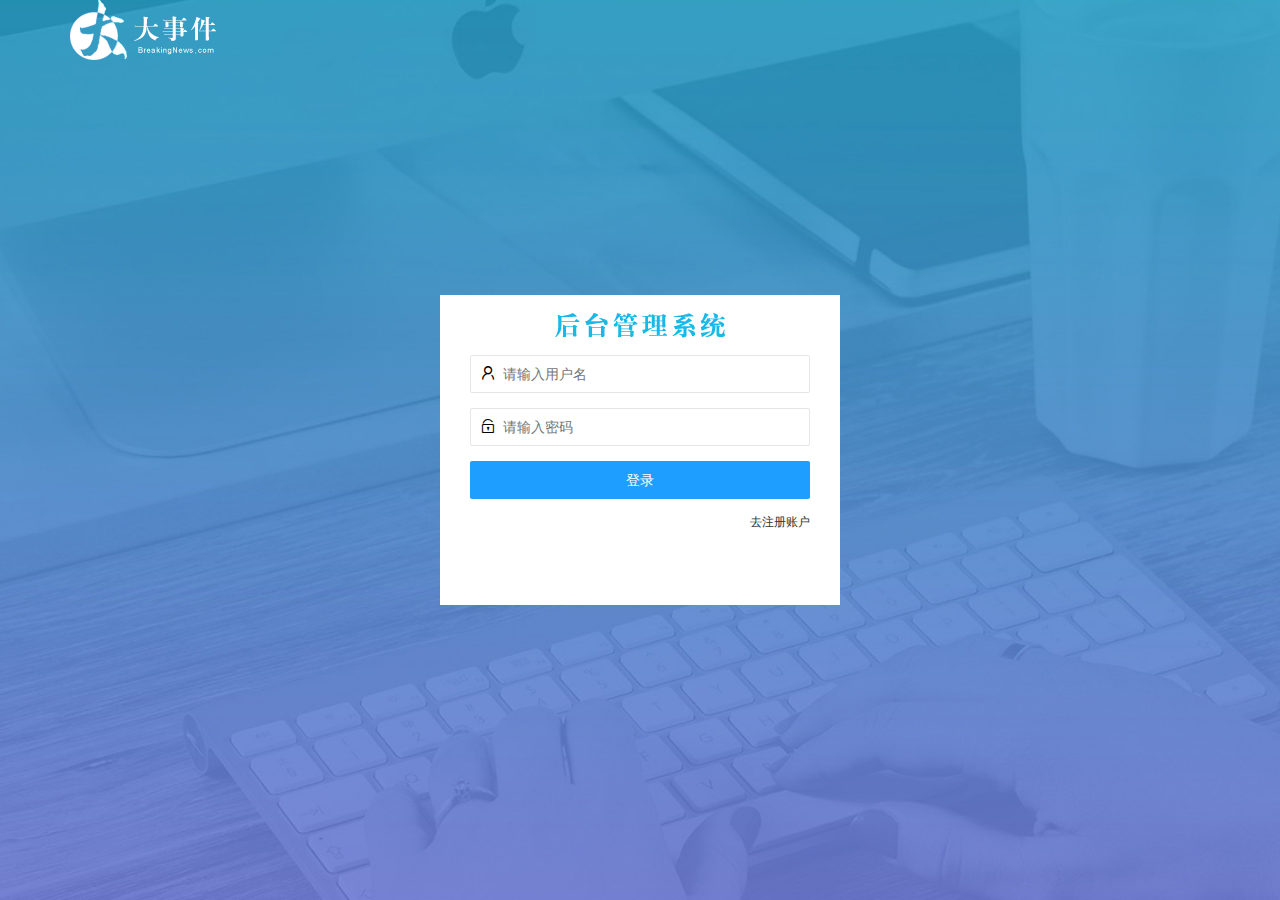
<file: login.html>
<!DOCTYPE html>
<html lang="en">

<head>
    <meta charset="UTF-8">
    <meta http-equiv="X-UA-Compatible" content="IE=edge">
    <meta name="viewport" content="width=device-width, initial-scale=1.0">
    <title>大事件-登录</title>
    <link rel="stylesheet" href="./assets/css/login.css">
    <!-- 导入LaiUi样式 -->
    <link rel="stylesheet" href="./assets/lib/layui/css/layui.css">
</head>

<body>
    <!-- 头部logo区域 -->
    <div class="layui-main">
        <img src="./assets/images/logo.png" alt="" />
    </div>
    <!-- 登录注册区域 -->
    <div class="loginAndRegister">
        <div class="title-box"></div>
        <!-- 登录的div -->
        <div class="login-box">
            <form class="layui-form" id="form_login">
                <!-- 用户名 -->
                <div class="layui-form-item">
                    <i class="layui-icon layui-icon-username"></i>
                    <input type="text" name="username" required lay-verify="required" placeholder="请输入用户名" autocomplete="off" class="layui-input">
                </div>
                <!-- 密码 -->
                <div class="layui-form-item">
                    <i class="layui-icon layui-icon-password"></i>
                    <input type="password" name="password" required lay-verify="required|pwd" placeholder="请输入密码" autocomplete="off" class="layui-input">
                </div>
                <!-- 登录按钮 -->
                <div class="layui-form-item">
                    <button class="layui-btn layui-btn-fluid layui-btn-normal" lay-submit>登录</button>
                </div>
                <!-- 去注册 -->
                <div class="layui-form-item links">
                    <a href="javascript:;" id="link_reg">去注册账户</a>
                </div>
            </form>
        </div>
        <!-- 注册的div -->
        <div class="reg-box">
            <form class="layui-form" id="form_reg">
                <!-- 用户名 -->
                <div class="layui-form-item">
                    <i class="layui-icon layui-icon-username"></i>
                    <input type="text" name="username" required lay-verify="required" placeholder="请输入用户名" autocomplete="off" class="layui-input">
                </div>
                <!-- 密码 1-->
                <div class="layui-form-item">
                    <i class="layui-icon layui-icon-password"></i>
                    <input type="password" name="password" required lay-verify="required|pwd" placeholder="请输入密码" autocomplete="off" class="layui-input">
                </div>
                <!-- 密码 2-->
                <div class="layui-form-item">
                    <i class="layui-icon layui-icon-password"></i>
                    <input type="password" name="repassword" required lay-verify="required|pwd|repwd" placeholder="再次确认密码" autocomplete="off" class="layui-input">
                </div>
                <!-- 注册按钮 -->
                <div class="layui-form-item">
                    <button class="layui-btn layui-btn-fluid layui-btn-normal" lay-submit>注册</button>
                </div>
                <!-- 去登录 -->
                <div class="layui-form-item links">
                    <a href="javascript:;" id="link_login">去登录</a>
                </div>
            </form>
        </div>
    </div>
    <!-- 导入layul.js -->
    <script src="./assets/lib/layui/layui.all.js"></script>
    <!-- 导入jquery -->
    <script src="./assets/lib/jquery.js"></script>
    <!-- 导入自己封装的baseAPI.js -->
    <script src="./assets/js/baseAPI.js"></script>
    <!-- 导入登陆页面自己的js -->
    <script src="./assets/js/login.js"></script>
</body>

</html>
</file>
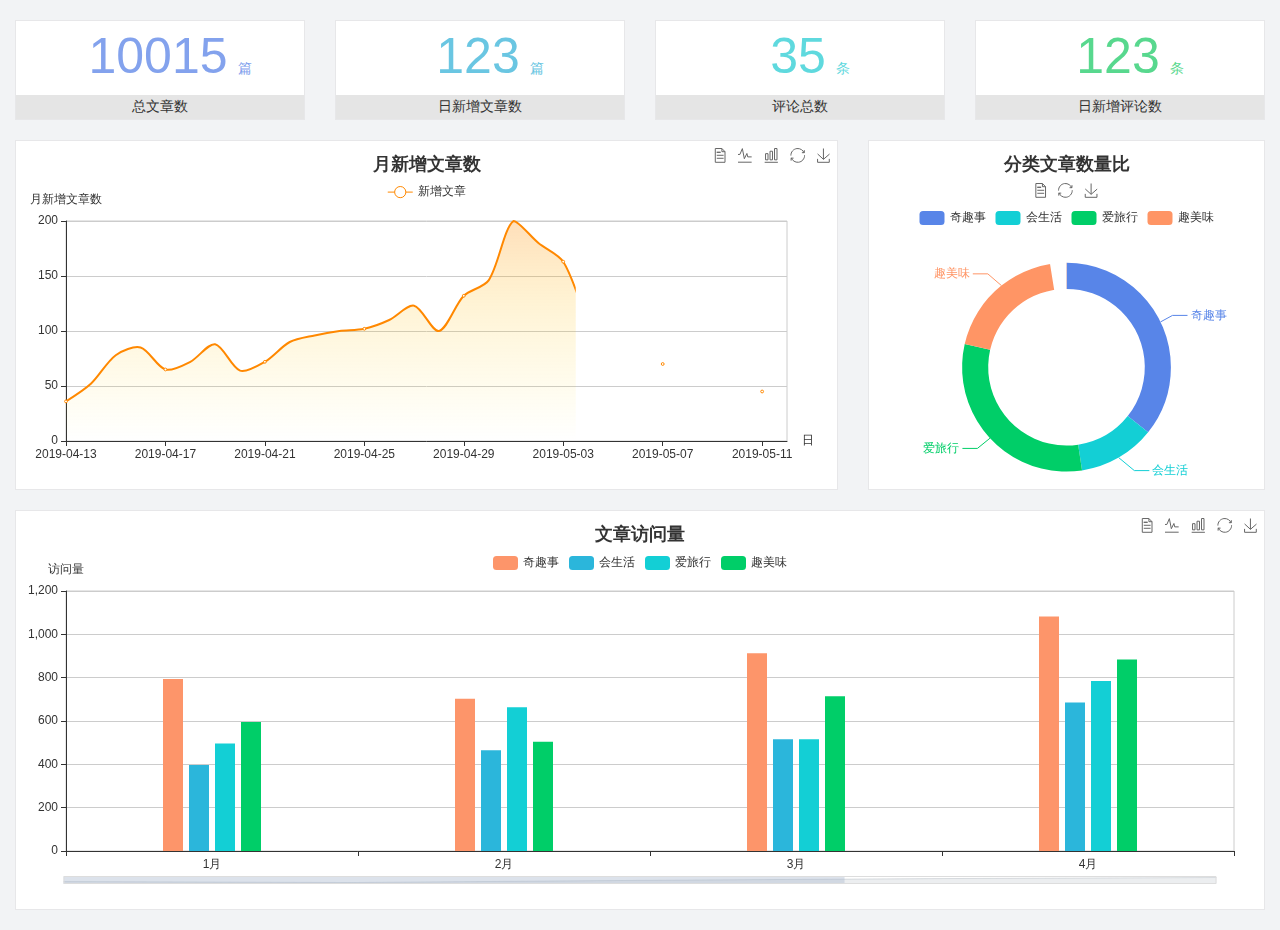
<file: home/dashboard.html>
<!DOCTYPE html>
<html lang="en">

<head>
  <meta charset="UTF-8">
  <meta name="viewport" content="width=device-width, initial-scale=1.0">
  <meta http-equiv="X-UA-Compatible" content="ie=edge">
  <title>图表统计</title>
  <link rel="stylesheet" href="../../assets/lib/bootstrap.css" />
  <link rel="stylesheet" href="../../assets/lib/main.css" />
  <script src="../../assets/lib/jquery.js"></script>
  <script type="text/javascript" src="../../assets/lib/echarts.min.js"></script>
</head>

<body>
  <div class="container-fluid">
    <div class="row spannel_list">
      <div class="col-sm-3 col-xs-6">
        <div class="spannel">
          <em>10015</em><span>篇</span>
          <b>总文章数</b>
        </div>
      </div>
      <div class="col-sm-3 col-xs-6">
        <div class="spannel scolor01">
          <em>123</em><span>篇</span>
          <b>日新增文章数</b>
        </div>
      </div>
      <div class="col-sm-3 col-xs-6">
        <div class="spannel scolor02">
          <em>35</em><span>条</span>
          <b>评论总数</b>
        </div>
      </div>
      <div class="col-sm-3 col-xs-6">
        <div class="spannel scolor03">
          <em>123</em><span>条</span>
          <b>日新增评论数</b>
        </div>
      </div>
    </div>
  </div>

  <div class="container-fluid">
    <div class="row curve-pie">
      <div class="col-lg-8 col-md-8">
        <div class="gragh_pannel" id="curve_show"></div>
      </div>
      <div class="col-lg-4 col-md-4">
        <div class="gragh_pannel" id="pie_show"></div>
      </div>
    </div>
  </div>

  <div class="container-fluid">
    <div class="column_pannel" id="column_show"></div>
  </div>

  <script>
    var oChart = echarts.init(document.getElementById('curve_show'));
    var aList_all = [
      { 'count': 36, 'date': '2019-04-13' },
      { 'count': 52, 'date': '2019-04-14' },
      { 'count': 78, 'date': '2019-04-15' },
      { 'count': 85, 'date': '2019-04-16' },
      { 'count': 65, 'date': '2019-04-17' },
      { 'count': 72, 'date': '2019-04-18' },
      { 'count': 88, 'date': '2019-04-19' },
      { 'count': 64, 'date': '2019-04-20' },
      { 'count': 72, 'date': '2019-04-21' },
      { 'count': 90, 'date': '2019-04-22' },
      { 'count': 96, 'date': '2019-04-23' },
      { 'count': 100, 'date': '2019-04-24' },
      { 'count': 102, 'date': '2019-04-25' },
      { 'count': 110, 'date': '2019-04-26' },
      { 'count': 123, 'date': '2019-04-27' },
      { 'count': 100, 'date': '2019-04-28' },
      { 'count': 132, 'date': '2019-04-29' },
      { 'count': 146, 'date': '2019-04-30' },
      { 'count': 200, 'date': '2019-05-01' },
      { 'count': 180, 'date': '2019-05-02' },
      { 'count': 163, 'date': '2019-05-03' },
      { 'count': 110, 'date': '2019-05-04' },
      { 'count': 80, 'date': '2019-05-05' },
      { 'count': 82, 'date': '2019-05-06' },
      { 'count': 70, 'date': '2019-05-07' },
      { 'count': 65, 'date': '2019-05-08' },
      { 'count': 54, 'date': '2019-05-09' },
      { 'count': 40, 'date': '2019-05-10' },
      { 'count': 45, 'date': '2019-05-11' },
      { 'count': 38, 'date': '2019-05-12' },
    ];

    let aCount = [];
    let aDate = [];

    for (var i = 0; i < aList_all.length; i++) {
      aCount.push(aList_all[i].count);
      aDate.push(aList_all[i].date);
    }

    var chartopt = {
      title: {
        text: '月新增文章数',
        left: 'center',
        top: '10'
      },
      tooltip: {
        trigger: 'axis'
      },
      legend: {
        data: ['新增文章'],
        top: '40'
      },
      toolbox: {
        show: true,
        feature: {
          mark: { show: true },
          dataView: { show: true, readOnly: false },
          magicType: { show: true, type: ['line', 'bar'] },
          restore: { show: true },
          saveAsImage: { show: true }
        }
      },
      calculable: true,
      xAxis: [
        {
          name: '日',
          type: 'category',
          boundaryGap: false,
          data: aDate
        }
      ],
      yAxis: [
        {
          name: '月新增文章数',
          type: 'value'
        }
      ],
      series: [
        {
          name: '新增文章',
          type: 'line',
          smooth: true,
          itemStyle: { normal: { areaStyle: { type: 'default' }, color: '#f80' }, lineStyle: { color: '#f80' } },
          data: aCount
        }],
      areaStyle: {
        normal: {
          color: new echarts.graphic.LinearGradient(0, 0, 0, 1, [{
            offset: 0,
            color: 'rgba(255,136,0,0.39)'
          }, {
            offset: .34,
            color: 'rgba(255,180,0,0.25)'
          }, {
            offset: 1,
            color: 'rgba(255,222,0,0.00)'
          }])

        }
      },
      grid: {
        show: true,
        x: 50,
        x2: 50,
        y: 80,
        height: 220
      }
    };

    oChart.setOption(chartopt);


    var oPie = echarts.init(document.getElementById('pie_show'));
    var oPieopt =
    {
      title: {
        top: 10,
        text: '分类文章数量比',
        x: 'center'
      },
      tooltip: {
        trigger: 'item',
        formatter: "{a} <br/>{b} : {c} ({d}%)"
      },
      color: ['#5885e8', '#13cfd5', '#00ce68', '#ff9565'],
      legend: {
        x: 'center',
        top: 65,
        data: ['奇趣事', '会生活', '爱旅行', '趣美味']
      },
      toolbox: {
        show: true,
        x: 'center',
        top: 35,
        feature: {
          mark: { show: true },
          dataView: { show: true, readOnly: false },
          magicType: {
            show: true,
            type: ['pie', 'funnel'],
            option: {
              funnel: {
                x: '25%',
                width: '50%',
                funnelAlign: 'left',
                max: 1548
              }
            }
          },
          restore: { show: true },
          saveAsImage: { show: true }
        }
      },
      calculable: true,
      series: [
        {
          name: '访问来源',
          type: 'pie',
          radius: ['45%', '60%'],
          center: ['50%', '65%'],
          data: [
            { value: 300, name: '奇趣事' },
            { value: 100, name: '会生活' },
            { value: 260, name: '爱旅行' },
            { value: 180, name: '趣美味' }
          ]
        }
      ]
    };
    oPie.setOption(oPieopt);



    var oColumn = this.echarts.init(document.getElementById('column_show'));
    var oColumnopt =
    {
      title: {
        text: '文章访问量',
        left: 'center',
        top: '10'
      },
      tooltip: {
        trigger: 'axis'
      },
      legend: {
        data: ['奇趣事', '会生活', '爱旅行', '趣美味'],
        top: '40'
      },
      toolbox: {
        show: true,
        feature: {
          mark: { show: true },
          dataView: { show: true, readOnly: false },
          magicType: { show: true, type: ['line', 'bar'] },
          restore: { show: true },
          saveAsImage: { show: true }
        }
      },
      calculable: true,
      xAxis: [
        {
          type: 'category',
          data: ['1月', '2月', '3月', '4月', '5月']
        }
      ],
      yAxis: [
        {
          name: '访问量',
          type: 'value'
        }
      ],
      series: [
        {
          name: '奇趣事',
          type: 'bar',
          barWidth: 20,
          itemStyle: {
            normal: { areaStyle: { type: 'default' }, color: '#fd956a' }
          },
          data: [800, 708, 920, 1090, 1200]
        },
        {
          name: '会生活',
          type: 'bar',
          barWidth: 20,
          itemStyle: {
            normal: { areaStyle: { type: 'default' }, color: '#2bb6db' }
          },
          data: [400, 468, 520, 690, 800]
        },
        {
          name: '爱旅行',
          type: 'bar',
          barWidth: 20,
          itemStyle: {
            normal: { areaStyle: { type: 'default' }, color: '#13cfd5' }
          },
          data: [500, 668, 520, 790, 900]
        },
        {
          name: '趣美味',
          type: 'bar',
          barWidth: 20,
          itemStyle: {
            normal: { areaStyle: { type: 'default' }, color: '#00ce68' }
          },
          data: [600, 508, 720, 890, 1000]
        }
      ],
      grid: {
        show: true,
        x: 50,
        x2: 30,
        y: 80,
        height: 260
      },
      dataZoom: [//给x轴设置滚动条
        {
          start: 0,//默认为0
          end: 100 - 1000 / 31,//默认为100
          type: 'slider',
          show: true,
          xAxisIndex: [0],
          handleSize: 0,//滑动条的 左右2个滑动条的大小
          height: 8,//组件高度
          left: 45, //左边的距离
          right: 50,//右边的距离
          bottom: 26,//右边的距离
          handleColor: '#ddd',//h滑动图标的颜色
          handleStyle: {
            borderColor: "#cacaca",
            borderWidth: "1",
            shadowBlur: 2,
            background: "#ddd",
            shadowColor: "#ddd",
          }
        }]
    };
    oColumn.setOption(oColumnopt);
  </script>
</body>

</html>
</file>
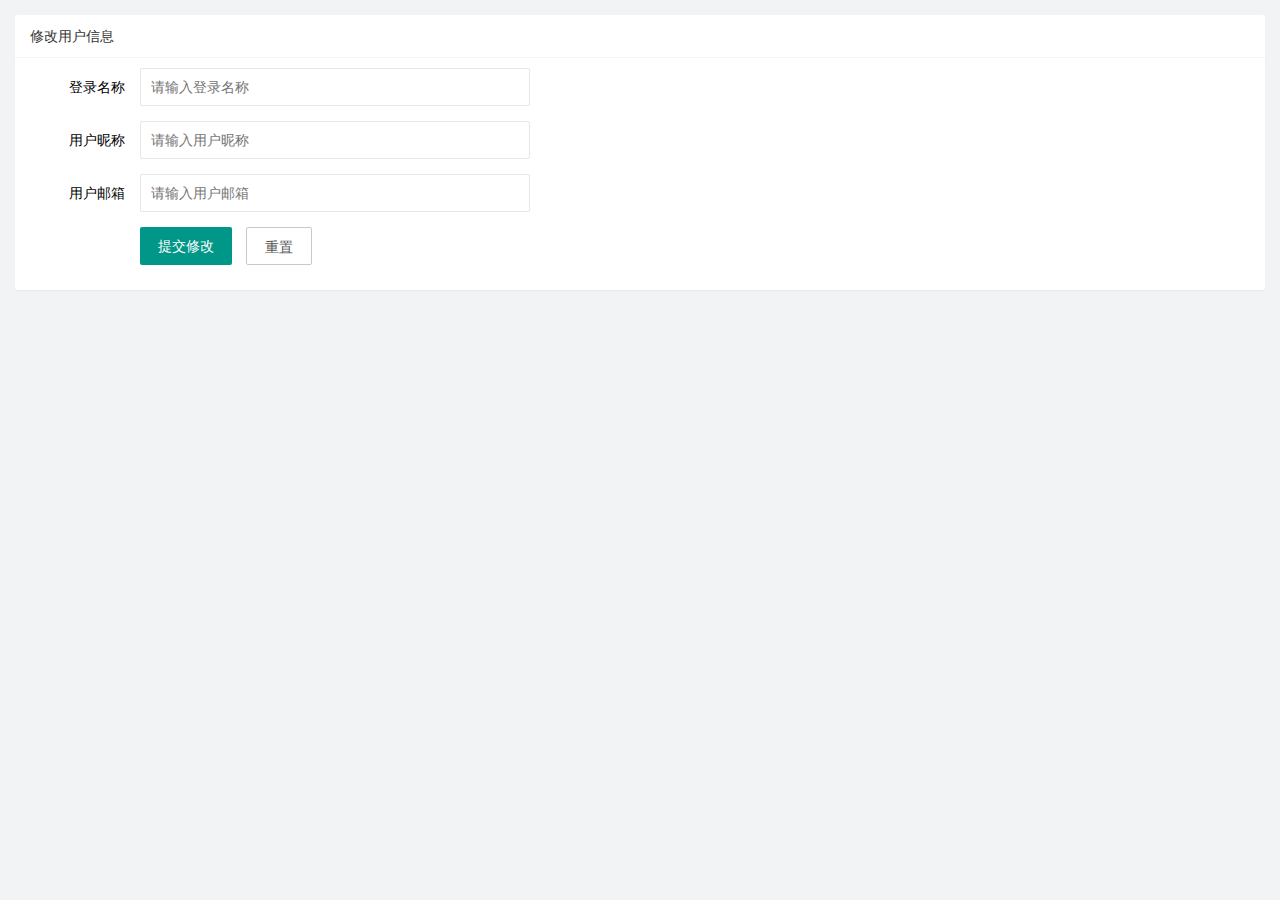
<file: uesr/uesr_info.html>
<!DOCTYPE html>
<html lang="en">

<head>
    <meta charset="UTF-8">
    <meta http-equiv="X-UA-Compatible" content="IE=edge">
    <meta name="viewport" content="width=device-width, initial-scale=1.0">
    <title>Document</title>
    <!-- 导入layui.css -->
    <link rel="stylesheet" href="../assets/lib/layui/css/layui.css">
    <!-- 导入自己的样式 -->
    <link rel="stylesheet" href="../assets/css/user/uese_info.css">
</head>

<body>
    <div class="layui-card">
        <div class="layui-card-header">修改用户信息</div>
        <div class="layui-card-body">
            <!-- form表单区域 -->
            <form class="layui-form" lay-filter="form_userInfo">
                <!-- 这是一个隐藏域 -->
                <input type="hidden" name="id">
                <div class="layui-form-item">
                    <label class="layui-form-label">登录名称</label>
                    <div class="layui-input-block">
                        <input type="text" name="username" required lay-verify="required" placeholder="请输入登录名称" autocomplete="off" class="layui-input" readonly>
                    </div>
                </div>

                <div class="layui-form-item">
                    <label class="layui-form-label">用户昵称</label>
                    <div class="layui-input-block">
                        <input type="text" name="nickname" required lay-verify="required|nickname" placeholder="请输入用户昵称" autocomplete="off" class="layui-input">
                    </div>
                </div>

                <div class="layui-form-item">
                    <label class="layui-form-label">用户邮箱</label>
                    <div class="layui-input-block">
                        <input type="text" name="email" required lay-verify="required|email" placeholder="请输入用户邮箱" autocomplete="off" class="layui-input">
                    </div>
                </div>

                <div class="layui-form-item">
                    <div class="layui-input-block">
                        <button class="layui-btn" lay-submit lay-filter="formDemo">提交修改</button>
                        <button type="reset" class="layui-btn layui-btn-primary" id="btnReset">重置</button>
                    </div>
                </div>
            </form>
        </div>
    </div>
    <!-- 导入layui.js -->
    <script src="../assets/lib/layui/layui.all.js"></script>
    <!-- 导入jqueryjs -->
    <script src="../assets/lib/jquery.js"></script>
    <!-- 导入baseApi -->
    <script src="../assets/js/baseAPI.js"></script>
    <!-- 导入自己的js -->
    <script src="../assets/js/user/uesr_info.js"></script>
</body>

</html>
</file>
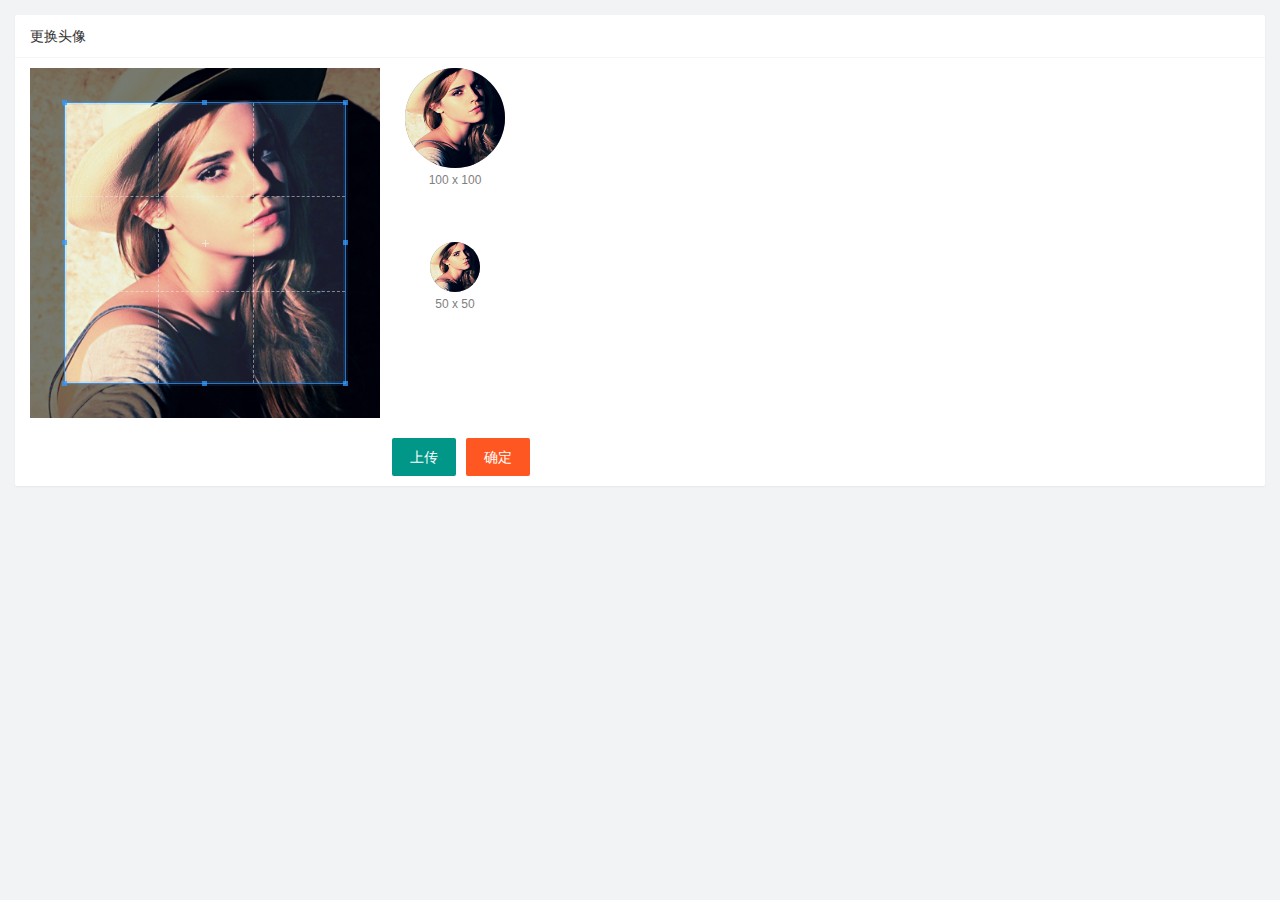
<file: uesr/user_avatar.html>
<!DOCTYPE html>
<html lang="en">

<head>
    <meta charset="UTF-8">
    <meta http-equiv="X-UA-Compatible" content="IE=edge">
    <meta name="viewport" content="width=device-width, initial-scale=1.0">
    <title>Document</title>
    <link rel="stylesheet" href="../assets/lib/layui/css/layui.css">
    <link rel="stylesheet" href="../assets/lib/cropper/cropper.css">
    <link rel="stylesheet" href="../assets/css/user/user_avatar.css">
</head>

<body>
    <div class="layui-card">
        <div class="layui-card-header">更换头像</div>
        <div class="layui-card-body">
            <!-- 第一行的图片裁剪和预览区域 -->
            <div class="row1">
                <!-- 图片裁剪区域 -->
                <div class="cropper-box">
                    <!-- 这个 img 标签很重要，将来会把它初始化为裁剪区域 -->
                    <img id="image" src="/assets/images/sample.jpg" /> </div>
                <!-- 图片的预览区域 -->
                <div class="preview-box">
                    <div>
                        <!-- 宽高为 100px 的预览区域 -->
                        <div class="img-preview w100"></div>
                        <p class="size">100 x 100</p>
                    </div>
                    <div>
                        <!-- 宽高为 50px 的预览区域 -->
                        <div class="img-preview w50"></div>
                        <p class="size">50 x 50</p>
                    </div>
                </div>
            </div>
            <!-- 第二行的按钮区域 -->
            <div class="row2">
                <!-- 通过accept可以设置选择文件的类型 -->
                <input type="file" id="file" accept="image/png,image/jpeg">
                <button type="button" class="layui-btn" id="btnChooseFile">上传</button>
                <button type="button" class="layui-btn layui-btn-danger" id="btnUpload">确定</button> </div>

        </div>
    </div>

    <script src="../assets/lib/jquery.js"></script>
    <script src="../assets/lib/cropper/Cropper.js"></script>
    <script src="../assets/lib/cropper/jquery-cropper.js"></script>
    <script src="../assets/lib/layui/layui.all.js"></script>
    <script src="../assets/js/baseAPI.js"></script>
    <script src="../assets/js/user/user_avatar.js"></script>
</body>

</html>
</file>
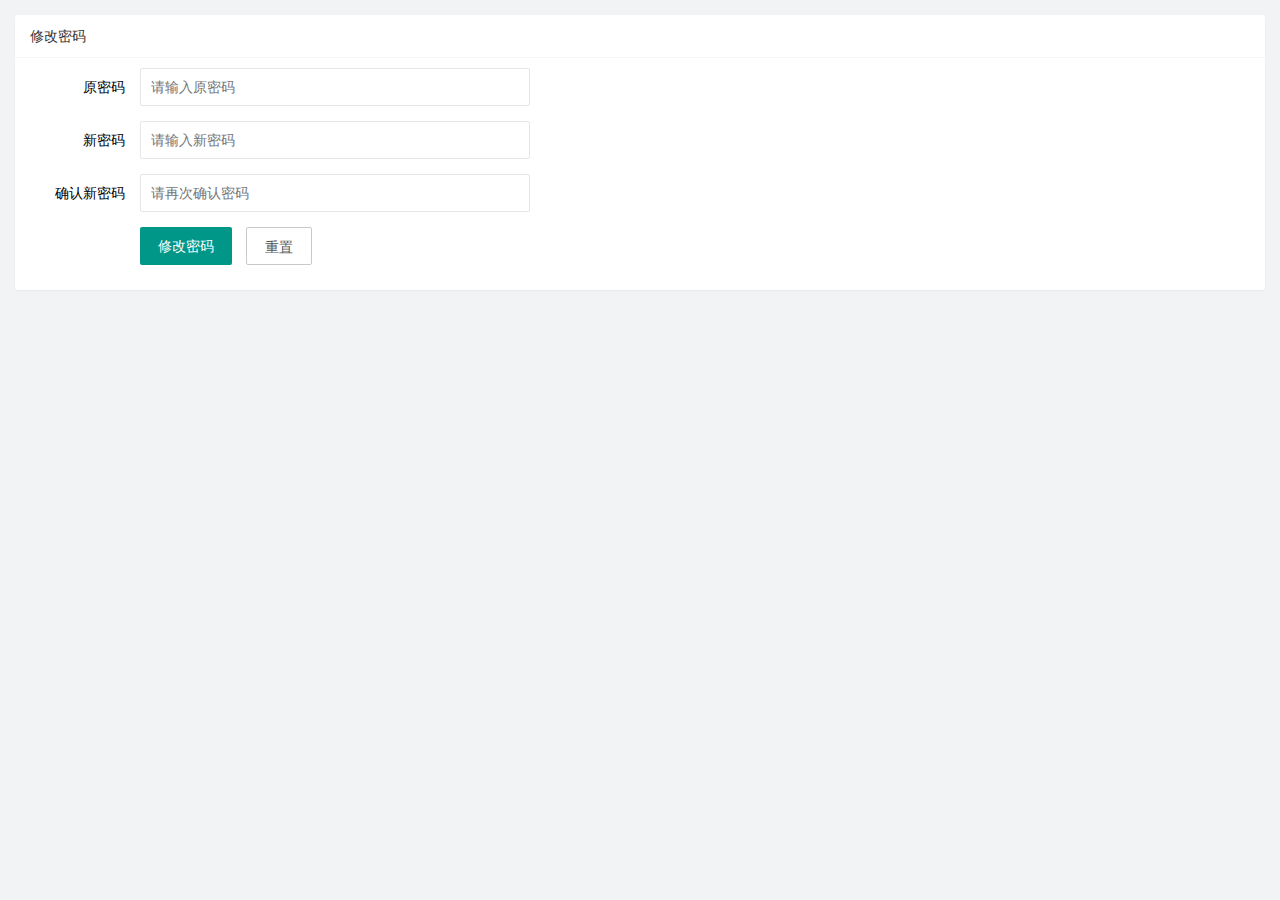
<file: uesr/user_pwd.html>
<!DOCTYPE html>
<html lang="en">

<head>
    <meta charset="UTF-8">
    <meta http-equiv="X-UA-Compatible" content="IE=edge">
    <meta name="viewport" content="width=device-width, initial-scale=1.0">
    <title>Document</title>
    <!-- 导入layui.css -->
    <link rel="stylesheet" href="../assets/lib/layui/css/layui.css">
    <!-- 导入自己的css样式 -->
    <link rel="stylesheet" href="../assets/css/user/user_pwd.css">
</head>

<body>
    <div class="layui-card">
        <div class="layui-card-header">修改密码</div>
        <div class="layui-card-body">
            <form class="layui-form">
                <div class="layui-form-item">
                    <label class="layui-form-label">原密码</label>
                    <div class="layui-input-block">
                        <input type="password" name="oldPwd" required lay-verify="required|pwd" placeholder="请输入原密码" autocomplete="off" class="layui-input">
                    </div>
                </div>

                <div class="layui-form-item">
                    <label class="layui-form-label">新密码</label>
                    <div class="layui-input-block">
                        <input type="password" name="newPwd" required lay-verify="required|pwd|samePwd" placeholder="请输入新密码" autocomplete="off" class="layui-input">
                    </div>
                </div>

                <div class="layui-form-item">
                    <label class="layui-form-label">确认新密码</label>
                    <div class="layui-input-block">
                        <input type="password" name="rePwd" required lay-verify="required|pwd|rePwd" placeholder="请再次确认密码" autocomplete="off" class="layui-input">
                    </div>
                </div>

                <div class="layui-form-item">
                    <div class="layui-input-block">
                        <button class="layui-btn" lay-submit lay-filter="formDemo">修改密码</button>
                        <button type="reset" class="layui-btn layui-btn-primary">重置</button>
                    </div>
                </div>
            </form>
        </div>
    </div>
    <!-- 导入layui -->
    <script src="../assets/lib/layui/layui.all.js"></script>
    <!-- 导入jquery -->
    <script src="../assets/lib/jquery.js"></script>
    <!-- 导入自己写的根路径拼接的baseAPI -->
    <script src="../assets/js/baseAPI.js"></script>
    <!-- 导入自己的js文件 -->
    <script src="../assets/js/user/user_pwd.js"></script>
</body>

</html>
</file>
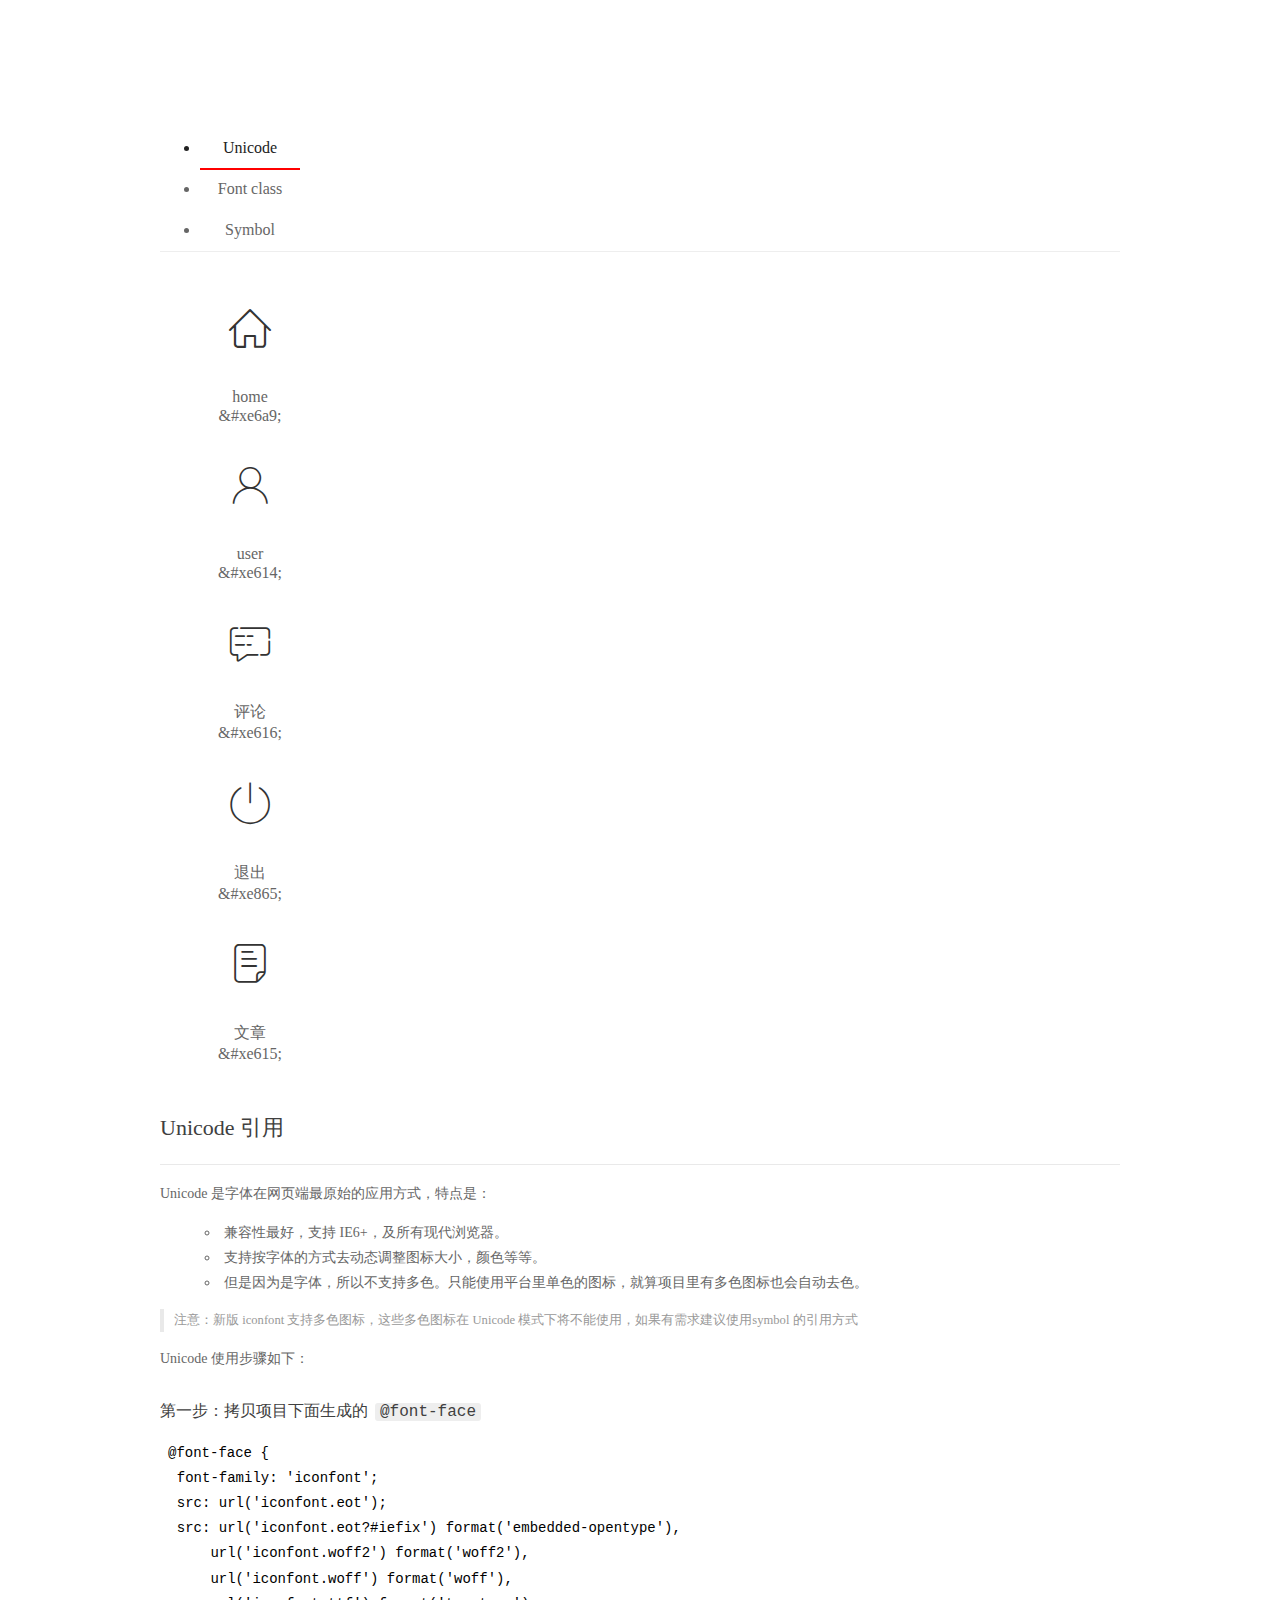
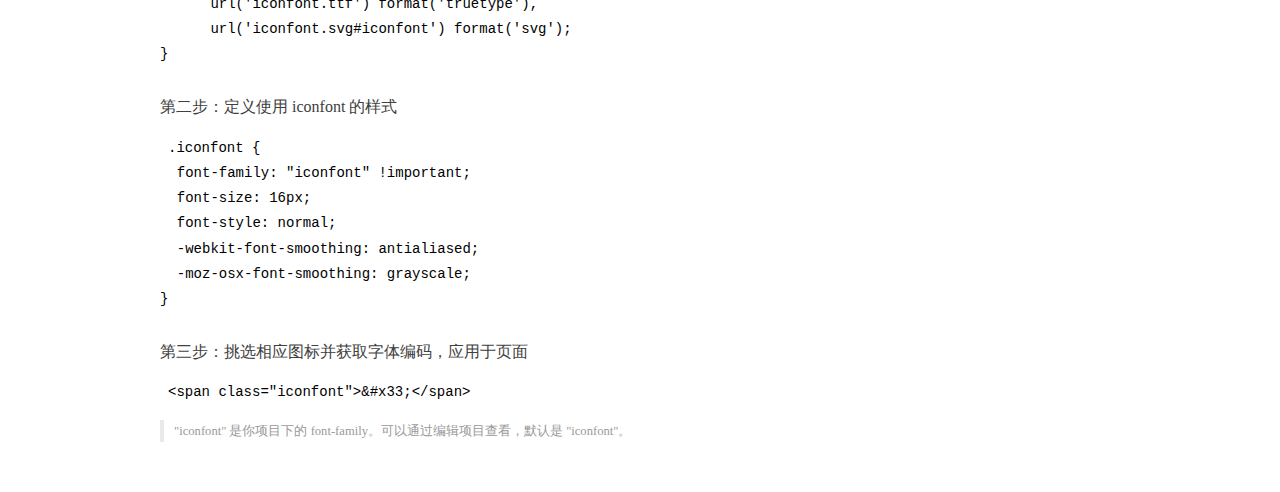
<file: assets/fonts/demo_index.html>
<!DOCTYPE html>
<html>
<head>
  <meta charset="utf-8"/>
  <title>IconFont Demo</title>
  <link rel="shortcut icon" href="https://gtms04.alicdn.com/tps/i4/TB1_oz6GVXXXXaFXpXXJDFnIXXX-64-64.ico" type="image/x-icon"/>
  <link rel="stylesheet" href="https://g.alicdn.com/thx/cube/1.3.2/cube.min.css">
  <link rel="stylesheet" href="demo.css">
  <link rel="stylesheet" href="iconfont.css">
  <script src="iconfont.js"></script>
  <!-- jQuery -->
  <script src="https://a1.alicdn.com/oss/uploads/2018/12/26/7bfddb60-08e8-11e9-9b04-53e73bb6408b.js"></script>
  <!-- 代码高亮 -->
  <script src="https://a1.alicdn.com/oss/uploads/2018/12/26/a3f714d0-08e6-11e9-8a15-ebf944d7534c.js"></script>
</head>
<body>
  <div class="main">
    <h1 class="logo"><a href="https://www.iconfont.cn/" title="iconfont 首页" target="_blank">&#xe86b;</a></h1>
    <div class="nav-tabs">
      <ul id="tabs" class="dib-box">
        <li class="dib active"><span>Unicode</span></li>
        <li class="dib"><span>Font class</span></li>
        <li class="dib"><span>Symbol</span></li>
      </ul>
      
    </div>
    <div class="tab-container">
      <div class="content unicode" style="display: block;">
          <ul class="icon_lists dib-box">
          
            <li class="dib">
              <span class="icon iconfont">&#xe6a9;</span>
                <div class="name">home</div>
                <div class="code-name">&amp;#xe6a9;</div>
              </li>
          
            <li class="dib">
              <span class="icon iconfont">&#xe614;</span>
                <div class="name">user</div>
                <div class="code-name">&amp;#xe614;</div>
              </li>
          
            <li class="dib">
              <span class="icon iconfont">&#xe616;</span>
                <div class="name">评论</div>
                <div class="code-name">&amp;#xe616;</div>
              </li>
          
            <li class="dib">
              <span class="icon iconfont">&#xe865;</span>
                <div class="name">退出</div>
                <div class="code-name">&amp;#xe865;</div>
              </li>
          
            <li class="dib">
              <span class="icon iconfont">&#xe615;</span>
                <div class="name">文章</div>
                <div class="code-name">&amp;#xe615;</div>
              </li>
          
          </ul>
          <div class="article markdown">
          <h2 id="unicode-">Unicode 引用</h2>
          <hr>

          <p>Unicode 是字体在网页端最原始的应用方式，特点是：</p>
          <ul>
            <li>兼容性最好，支持 IE6+，及所有现代浏览器。</li>
            <li>支持按字体的方式去动态调整图标大小，颜色等等。</li>
            <li>但是因为是字体，所以不支持多色。只能使用平台里单色的图标，就算项目里有多色图标也会自动去色。</li>
          </ul>
          <blockquote>
            <p>注意：新版 iconfont 支持多色图标，这些多色图标在 Unicode 模式下将不能使用，如果有需求建议使用symbol 的引用方式</p>
          </blockquote>
          <p>Unicode 使用步骤如下：</p>
          <h3 id="-font-face">第一步：拷贝项目下面生成的 <code>@font-face</code></h3>
<pre><code class="language-css"
>@font-face {
  font-family: 'iconfont';
  src: url('iconfont.eot');
  src: url('iconfont.eot?#iefix') format('embedded-opentype'),
      url('iconfont.woff2') format('woff2'),
      url('iconfont.woff') format('woff'),
      url('iconfont.ttf') format('truetype'),
      url('iconfont.svg#iconfont') format('svg');
}
</code></pre>
          <h3 id="-iconfont-">第二步：定义使用 iconfont 的样式</h3>
<pre><code class="language-css"
>.iconfont {
  font-family: "iconfont" !important;
  font-size: 16px;
  font-style: normal;
  -webkit-font-smoothing: antialiased;
  -moz-osx-font-smoothing: grayscale;
}
</code></pre>
          <h3 id="-">第三步：挑选相应图标并获取字体编码，应用于页面</h3>
<pre>
<code class="language-html"
>&lt;span class="iconfont"&gt;&amp;#x33;&lt;/span&gt;
</code></pre>
          <blockquote>
            <p>"iconfont" 是你项目下的 font-family。可以通过编辑项目查看，默认是 "iconfont"。</p>
          </blockquote>
          </div>
      </div>
      <div class="content font-class">
        <ul class="icon_lists dib-box">
          
          <li class="dib">
            <span class="icon iconfont icon-home"></span>
            <div class="name">
              home
            </div>
            <div class="code-name">.icon-home
            </div>
          </li>
          
          <li class="dib">
            <span class="icon iconfont icon-user"></span>
            <div class="name">
              user
            </div>
            <div class="code-name">.icon-user
            </div>
          </li>
          
          <li class="dib">
            <span class="icon iconfont icon-pinglun"></span>
            <div class="name">
              评论
            </div>
            <div class="code-name">.icon-pinglun
            </div>
          </li>
          
          <li class="dib">
            <span class="icon iconfont icon-tuichu"></span>
            <div class="name">
              退出
            </div>
            <div class="code-name">.icon-tuichu
            </div>
          </li>
          
          <li class="dib">
            <span class="icon iconfont icon-16"></span>
            <div class="name">
              文章
            </div>
            <div class="code-name">.icon-16
            </div>
          </li>
          
        </ul>
        <div class="article markdown">
        <h2 id="font-class-">font-class 引用</h2>
        <hr>

        <p>font-class 是 Unicode 使用方式的一种变种，主要是解决 Unicode 书写不直观，语意不明确的问题。</p>
        <p>与 Unicode 使用方式相比，具有如下特点：</p>
        <ul>
          <li>兼容性良好，支持 IE8+，及所有现代浏览器。</li>
          <li>相比于 Unicode 语意明确，书写更直观。可以很容易分辨这个 icon 是什么。</li>
          <li>因为使用 class 来定义图标，所以当要替换图标时，只需要修改 class 里面的 Unicode 引用。</li>
          <li>不过因为本质上还是使用的字体，所以多色图标还是不支持的。</li>
        </ul>
        <p>使用步骤如下：</p>
        <h3 id="-fontclass-">第一步：引入项目下面生成的 fontclass 代码：</h3>
<pre><code class="language-html">&lt;link rel="stylesheet" href="./iconfont.css"&gt;
</code></pre>
        <h3 id="-">第二步：挑选相应图标并获取类名，应用于页面：</h3>
<pre><code class="language-html">&lt;span class="iconfont icon-xxx"&gt;&lt;/span&gt;
</code></pre>
        <blockquote>
          <p>"
            iconfont" 是你项目下的 font-family。可以通过编辑项目查看，默认是 "iconfont"。</p>
        </blockquote>
      </div>
      </div>
      <div class="content symbol">
          <ul class="icon_lists dib-box">
          
            <li class="dib">
                <svg class="icon svg-icon" aria-hidden="true">
                  <use xlink:href="#icon-home"></use>
                </svg>
                <div class="name">home</div>
                <div class="code-name">#icon-home</div>
            </li>
          
            <li class="dib">
                <svg class="icon svg-icon" aria-hidden="true">
                  <use xlink:href="#icon-user"></use>
                </svg>
                <div class="name">user</div>
                <div class="code-name">#icon-user</div>
            </li>
          
            <li class="dib">
                <svg class="icon svg-icon" aria-hidden="true">
                  <use xlink:href="#icon-pinglun"></use>
                </svg>
                <div class="name">评论</div>
                <div class="code-name">#icon-pinglun</div>
            </li>
          
            <li class="dib">
                <svg class="icon svg-icon" aria-hidden="true">
                  <use xlink:href="#icon-tuichu"></use>
                </svg>
                <div class="name">退出</div>
                <div class="code-name">#icon-tuichu</div>
            </li>
          
            <li class="dib">
                <svg class="icon svg-icon" aria-hidden="true">
                  <use xlink:href="#icon-16"></use>
                </svg>
                <div class="name">文章</div>
                <div class="code-name">#icon-16</div>
            </li>
          
          </ul>
          <div class="article markdown">
          <h2 id="symbol-">Symbol 引用</h2>
          <hr>

          <p>这是一种全新的使用方式，应该说这才是未来的主流，也是平台目前推荐的用法。相关介绍可以参考这篇<a href="">文章</a>
            这种用法其实是做了一个 SVG 的集合，与另外两种相比具有如下特点：</p>
          <ul>
            <li>支持多色图标了，不再受单色限制。</li>
            <li>通过一些技巧，支持像字体那样，通过 <code>font-size</code>, <code>color</code> 来调整样式。</li>
            <li>兼容性较差，支持 IE9+，及现代浏览器。</li>
            <li>浏览器渲染 SVG 的性能一般，还不如 png。</li>
          </ul>
          <p>使用步骤如下：</p>
          <h3 id="-symbol-">第一步：引入项目下面生成的 symbol 代码：</h3>
<pre><code class="language-html">&lt;script src="./iconfont.js"&gt;&lt;/script&gt;
</code></pre>
          <h3 id="-css-">第二步：加入通用 CSS 代码（引入一次就行）：</h3>
<pre><code class="language-html">&lt;style&gt;
.icon {
  width: 1em;
  height: 1em;
  vertical-align: -0.15em;
  fill: currentColor;
  overflow: hidden;
}
&lt;/style&gt;
</code></pre>
          <h3 id="-">第三步：挑选相应图标并获取类名，应用于页面：</h3>
<pre><code class="language-html">&lt;svg class="icon" aria-hidden="true"&gt;
  &lt;use xlink:href="#icon-xxx"&gt;&lt;/use&gt;
&lt;/svg&gt;
</code></pre>
          </div>
      </div>

    </div>
  </div>
  <script>
  $(document).ready(function () {
      $('.tab-container .content:first').show()

      $('#tabs li').click(function (e) {
        var tabContent = $('.tab-container .content')
        var index = $(this).index()

        if ($(this).hasClass('active')) {
          return
        } else {
          $('#tabs li').removeClass('active')
          $(this).addClass('active')

          tabContent.hide().eq(index).fadeIn()
        }
      })
    })
  </script>
</body>
</html>
</file>
<file: assets/css/login.css>
html,
body {
    margin: 0;
    padding: 0;
    height: 100%;
    width: 100%;
    background: url(../images/login_bg.jpg) no-repeat center;
    background-size: cover;
}

.loginAndRegister {
    width: 400px;
    height: 310px;
    background-color: #fff;
    position: absolute;
    left: 50%;
    top: 50%;
    transform: translate(-50%, -50%);
}

.title-box {
    height: 60px;
    background: url(../images/login_title.png) no-repeat center;
}

.reg-box {
    display: none;
}

.layui-form {
    padding: 0 30px;
}

.links {
    display: flex;
    justify-content: flex-end;
}

.links a {
    font-size: 12px;
}

.layui-form-item {
    position: relative;
}

.layui-icon {
    position: absolute;
    left: 10px;
    top: 10px;
}

.layui-form-item .layui-input {
    padding-left: 32px;
}
</file>
<file: assets/lib/layui/css/layui.css>
/** layui-v2.5.5 MIT License By https://www.layui.com */
 .layui-inline,img{display:inline-block;vertical-align:middle}h1,h2,h3,h4,h5,h6{font-weight:400}.layui-edge,.layui-header,.layui-inline,.layui-main{position:relative}.layui-body,.layui-edge,.layui-elip{overflow:hidden}.layui-btn,.layui-edge,.layui-inline,img{vertical-align:middle}.layui-btn,.layui-disabled,.layui-icon,.layui-unselect{-moz-user-select:none;-webkit-user-select:none;-ms-user-select:none}.layui-elip,.layui-form-checkbox span,.layui-form-pane .layui-form-label{text-overflow:ellipsis;white-space:nowrap}.layui-breadcrumb,.layui-tree-btnGroup{visibility:hidden}blockquote,body,button,dd,div,dl,dt,form,h1,h2,h3,h4,h5,h6,input,li,ol,p,pre,td,textarea,th,ul{margin:0;padding:0;-webkit-tap-highlight-color:rgba(0,0,0,0)}a:active,a:hover{outline:0}img{border:none}li{list-style:none}table{border-collapse:collapse;border-spacing:0}h4,h5,h6{font-size:100%}button,input,optgroup,option,select,textarea{font-family:inherit;font-size:inherit;font-style:inherit;font-weight:inherit;outline:0}pre{white-space:pre-wrap;white-space:-moz-pre-wrap;white-space:-pre-wrap;white-space:-o-pre-wrap;word-wrap:break-word}body{line-height:24px;font:14px Helvetica Neue,Helvetica,PingFang SC,Tahoma,Arial,sans-serif}hr{height:1px;margin:10px 0;border:0;clear:both}a{color:#333;text-decoration:none}a:hover{color:#777}a cite{font-style:normal;*cursor:pointer}.layui-border-box,.layui-border-box *{box-sizing:border-box}.layui-box,.layui-box *{box-sizing:content-box}.layui-clear{clear:both;*zoom:1}.layui-clear:after{content:'\20';clear:both;*zoom:1;display:block;height:0}.layui-inline{*display:inline;*zoom:1}.layui-edge{display:inline-block;width:0;height:0;border-width:6px;border-style:dashed;border-color:transparent}.layui-edge-top{top:-4px;border-bottom-color:#999;border-bottom-style:solid}.layui-edge-right{border-left-color:#999;border-left-style:solid}.layui-edge-bottom{top:2px;border-top-color:#999;border-top-style:solid}.layui-edge-left{border-right-color:#999;border-right-style:solid}.layui-disabled,.layui-disabled:hover{color:#d2d2d2!important;cursor:not-allowed!important}.layui-circle{border-radius:100%}.layui-show{display:block!important}.layui-hide{display:none!important}@font-face{font-family:layui-icon;src:url(../font/iconfont.eot?v=250);src:url(../font/iconfont.eot?v=250#iefix) format('embedded-opentype'),url(../font/iconfont.woff2?v=250) format('woff2'),url(../font/iconfont.woff?v=250) format('woff'),url(../font/iconfont.ttf?v=250) format('truetype'),url(../font/iconfont.svg?v=250#layui-icon) format('svg')}.layui-icon{font-family:layui-icon!important;font-size:16px;font-style:normal;-webkit-font-smoothing:antialiased;-moz-osx-font-smoothing:grayscale}.layui-icon-reply-fill:before{content:"\e611"}.layui-icon-set-fill:before{content:"\e614"}.layui-icon-menu-fill:before{content:"\e60f"}.layui-icon-search:before{content:"\e615"}.layui-icon-share:before{content:"\e641"}.layui-icon-set-sm:before{content:"\e620"}.layui-icon-engine:before{content:"\e628"}.layui-icon-close:before{content:"\1006"}.layui-icon-close-fill:before{content:"\1007"}.layui-icon-chart-screen:before{content:"\e629"}.layui-icon-star:before{content:"\e600"}.layui-icon-circle-dot:before{content:"\e617"}.layui-icon-chat:before{content:"\e606"}.layui-icon-release:before{content:"\e609"}.layui-icon-list:before{content:"\e60a"}.layui-icon-chart:before{content:"\e62c"}.layui-icon-ok-circle:before{content:"\1005"}.layui-icon-layim-theme:before{content:"\e61b"}.layui-icon-table:before{content:"\e62d"}.layui-icon-right:before{content:"\e602"}.layui-icon-left:before{content:"\e603"}.layui-icon-cart-simple:before{content:"\e698"}.layui-icon-face-cry:before{content:"\e69c"}.layui-icon-face-smile:before{content:"\e6af"}.layui-icon-survey:before{content:"\e6b2"}.layui-icon-tree:before{content:"\e62e"}.layui-icon-upload-circle:before{content:"\e62f"}.layui-icon-add-circle:before{content:"\e61f"}.layui-icon-download-circle:before{content:"\e601"}.layui-icon-templeate-1:before{content:"\e630"}.layui-icon-util:before{content:"\e631"}.layui-icon-face-surprised:before{content:"\e664"}.layui-icon-edit:before{content:"\e642"}.layui-icon-speaker:before{content:"\e645"}.layui-icon-down:before{content:"\e61a"}.layui-icon-file:before{content:"\e621"}.layui-icon-layouts:before{content:"\e632"}.layui-icon-rate-half:before{content:"\e6c9"}.layui-icon-add-circle-fine:before{content:"\e608"}.layui-icon-prev-circle:before{content:"\e633"}.layui-icon-read:before{content:"\e705"}.layui-icon-404:before{content:"\e61c"}.layui-icon-carousel:before{content:"\e634"}.layui-icon-help:before{content:"\e607"}.layui-icon-code-circle:before{content:"\e635"}.layui-icon-water:before{content:"\e636"}.layui-icon-username:before{content:"\e66f"}.layui-icon-find-fill:before{content:"\e670"}.layui-icon-about:before{content:"\e60b"}.layui-icon-location:before{content:"\e715"}.layui-icon-up:before{content:"\e619"}.layui-icon-pause:before{content:"\e651"}.layui-icon-date:before{content:"\e637"}.layui-icon-layim-uploadfile:before{content:"\e61d"}.layui-icon-delete:before{content:"\e640"}.layui-icon-play:before{content:"\e652"}.layui-icon-top:before{content:"\e604"}.layui-icon-friends:before{content:"\e612"}.layui-icon-refresh-3:before{content:"\e9aa"}.layui-icon-ok:before{content:"\e605"}.layui-icon-layer:before{content:"\e638"}.layui-icon-face-smile-fine:before{content:"\e60c"}.layui-icon-dollar:before{content:"\e659"}.layui-icon-group:before{content:"\e613"}.layui-icon-layim-download:before{content:"\e61e"}.layui-icon-picture-fine:before{content:"\e60d"}.layui-icon-link:before{content:"\e64c"}.layui-icon-diamond:before{content:"\e735"}.layui-icon-log:before{content:"\e60e"}.layui-icon-rate-solid:before{content:"\e67a"}.layui-icon-fonts-del:before{content:"\e64f"}.layui-icon-unlink:before{content:"\e64d"}.layui-icon-fonts-clear:before{content:"\e639"}.layui-icon-triangle-r:before{content:"\e623"}.layui-icon-circle:before{content:"\e63f"}.layui-icon-radio:before{content:"\e643"}.layui-icon-align-center:before{content:"\e647"}.layui-icon-align-right:before{content:"\e648"}.layui-icon-align-left:before{content:"\e649"}.layui-icon-loading-1:before{content:"\e63e"}.layui-icon-return:before{content:"\e65c"}.layui-icon-fonts-strong:before{content:"\e62b"}.layui-icon-upload:before{content:"\e67c"}.layui-icon-dialogue:before{content:"\e63a"}.layui-icon-video:before{content:"\e6ed"}.layui-icon-headset:before{content:"\e6fc"}.layui-icon-cellphone-fine:before{content:"\e63b"}.layui-icon-add-1:before{content:"\e654"}.layui-icon-face-smile-b:before{content:"\e650"}.layui-icon-fonts-html:before{content:"\e64b"}.layui-icon-form:before{content:"\e63c"}.layui-icon-cart:before{content:"\e657"}.layui-icon-camera-fill:before{content:"\e65d"}.layui-icon-tabs:before{content:"\e62a"}.layui-icon-fonts-code:before{content:"\e64e"}.layui-icon-fire:before{content:"\e756"}.layui-icon-set:before{content:"\e716"}.layui-icon-fonts-u:before{content:"\e646"}.layui-icon-triangle-d:before{content:"\e625"}.layui-icon-tips:before{content:"\e702"}.layui-icon-picture:before{content:"\e64a"}.layui-icon-more-vertical:before{content:"\e671"}.layui-icon-flag:before{content:"\e66c"}.layui-icon-loading:before{content:"\e63d"}.layui-icon-fonts-i:before{content:"\e644"}.layui-icon-refresh-1:before{content:"\e666"}.layui-icon-rmb:before{content:"\e65e"}.layui-icon-home:before{content:"\e68e"}.layui-icon-user:before{content:"\e770"}.layui-icon-notice:before{content:"\e667"}.layui-icon-login-weibo:before{content:"\e675"}.layui-icon-voice:before{content:"\e688"}.layui-icon-upload-drag:before{content:"\e681"}.layui-icon-login-qq:before{content:"\e676"}.layui-icon-snowflake:before{content:"\e6b1"}.layui-icon-file-b:before{content:"\e655"}.layui-icon-template:before{content:"\e663"}.layui-icon-auz:before{content:"\e672"}.layui-icon-console:before{content:"\e665"}.layui-icon-app:before{content:"\e653"}.layui-icon-prev:before{content:"\e65a"}.layui-icon-website:before{content:"\e7ae"}.layui-icon-next:before{content:"\e65b"}.layui-icon-component:before{content:"\e857"}.layui-icon-more:before{content:"\e65f"}.layui-icon-login-wechat:before{content:"\e677"}.layui-icon-shrink-right:before{content:"\e668"}.layui-icon-spread-left:before{content:"\e66b"}.layui-icon-camera:before{content:"\e660"}.layui-icon-note:before{content:"\e66e"}.layui-icon-refresh:before{content:"\e669"}.layui-icon-female:before{content:"\e661"}.layui-icon-male:before{content:"\e662"}.layui-icon-password:before{content:"\e673"}.layui-icon-senior:before{content:"\e674"}.layui-icon-theme:before{content:"\e66a"}.layui-icon-tread:before{content:"\e6c5"}.layui-icon-praise:before{content:"\e6c6"}.layui-icon-star-fill:before{content:"\e658"}.layui-icon-rate:before{content:"\e67b"}.layui-icon-template-1:before{content:"\e656"}.layui-icon-vercode:before{content:"\e679"}.layui-icon-cellphone:before{content:"\e678"}.layui-icon-screen-full:before{content:"\e622"}.layui-icon-screen-restore:before{content:"\e758"}.layui-icon-cols:before{content:"\e610"}.layui-icon-export:before{content:"\e67d"}.layui-icon-print:before{content:"\e66d"}.layui-icon-slider:before{content:"\e714"}.layui-icon-addition:before{content:"\e624"}.layui-icon-subtraction:before{content:"\e67e"}.layui-icon-service:before{content:"\e626"}.layui-icon-transfer:before{content:"\e691"}.layui-main{width:1140px;margin:0 auto}.layui-header{z-index:1000;height:60px}.layui-header a:hover{transition:all .5s;-webkit-transition:all .5s}.layui-side{position:fixed;left:0;top:0;bottom:0;z-index:999;width:200px;overflow-x:hidden}.layui-side-scroll{position:relative;width:220px;height:100%;overflow-x:hidden}.layui-body{position:absolute;left:200px;right:0;top:0;bottom:0;z-index:998;width:auto;overflow-y:auto;box-sizing:border-box}.layui-layout-body{overflow:hidden}.layui-layout-admin .layui-header{background-color:#23262E}.layui-layout-admin .layui-side{top:60px;width:200px;overflow-x:hidden}.layui-layout-admin .layui-body{position:fixed;top:60px;bottom:44px}.layui-layout-admin .layui-main{width:auto;margin:0 15px}.layui-layout-admin .layui-footer{position:fixed;left:200px;right:0;bottom:0;height:44px;line-height:44px;padding:0 15px;background-color:#eee}.layui-layout-admin .layui-logo{position:absolute;left:0;top:0;width:200px;height:100%;line-height:60px;text-align:center;color:#009688;font-size:16px}.layui-layout-admin .layui-header .layui-nav{background:0 0}.layui-layout-left{position:absolute!important;left:200px;top:0}.layui-layout-right{position:absolute!important;right:0;top:0}.layui-container{position:relative;margin:0 auto;padding:0 15px;box-sizing:border-box}.layui-fluid{position:relative;margin:0 auto;padding:0 15px}.layui-row:after,.layui-row:before{content:'';display:block;clear:both}.layui-col-lg1,.layui-col-lg10,.layui-col-lg11,.layui-col-lg12,.layui-col-lg2,.layui-col-lg3,.layui-col-lg4,.layui-col-lg5,.layui-col-lg6,.layui-col-lg7,.layui-col-lg8,.layui-col-lg9,.layui-col-md1,.layui-col-md10,.layui-col-md11,.layui-col-md12,.layui-col-md2,.layui-col-md3,.layui-col-md4,.layui-col-md5,.layui-col-md6,.layui-col-md7,.layui-col-md8,.layui-col-md9,.layui-col-sm1,.layui-col-sm10,.layui-col-sm11,.layui-col-sm12,.layui-col-sm2,.layui-col-sm3,.layui-col-sm4,.layui-col-sm5,.layui-col-sm6,.layui-col-sm7,.layui-col-sm8,.layui-col-sm9,.layui-col-xs1,.layui-col-xs10,.layui-col-xs11,.layui-col-xs12,.layui-col-xs2,.layui-col-xs3,.layui-col-xs4,.layui-col-xs5,.layui-col-xs6,.layui-col-xs7,.layui-col-xs8,.layui-col-xs9{position:relative;display:block;box-sizing:border-box}.layui-col-xs1,.layui-col-xs10,.layui-col-xs11,.layui-col-xs12,.layui-col-xs2,.layui-col-xs3,.layui-col-xs4,.layui-col-xs5,.layui-col-xs6,.layui-col-xs7,.layui-col-xs8,.layui-col-xs9{float:left}.layui-col-xs1{width:8.33333333%}.layui-col-xs2{width:16.66666667%}.layui-col-xs3{width:25%}.layui-col-xs4{width:33.33333333%}.layui-col-xs5{width:41.66666667%}.layui-col-xs6{width:50%}.layui-col-xs7{width:58.33333333%}.layui-col-xs8{width:66.66666667%}.layui-col-xs9{width:75%}.layui-col-xs10{width:83.33333333%}.layui-col-xs11{width:91.66666667%}.layui-col-xs12{width:100%}.layui-col-xs-offset1{margin-left:8.33333333%}.layui-col-xs-offset2{margin-left:16.66666667%}.layui-col-xs-offset3{margin-left:25%}.layui-col-xs-offset4{margin-left:33.33333333%}.layui-col-xs-offset5{margin-left:41.66666667%}.layui-col-xs-offset6{margin-left:50%}.layui-col-xs-offset7{margin-left:58.33333333%}.layui-col-xs-offset8{margin-left:66.66666667%}.layui-col-xs-offset9{margin-left:75%}.layui-col-xs-offset10{margin-left:83.33333333%}.layui-col-xs-offset11{margin-left:91.66666667%}.layui-col-xs-offset12{margin-left:100%}@media screen and (max-width:768px){.layui-hide-xs{display:none!important}.layui-show-xs-block{display:block!important}.layui-show-xs-inline{display:inline!important}.layui-show-xs-inline-block{display:inline-block!important}}@media screen and (min-width:768px){.layui-container{width:750px}.layui-hide-sm{display:none!important}.layui-show-sm-block{display:block!important}.layui-show-sm-inline{display:inline!important}.layui-show-sm-inline-block{display:inline-block!important}.layui-col-sm1,.layui-col-sm10,.layui-col-sm11,.layui-col-sm12,.layui-col-sm2,.layui-col-sm3,.layui-col-sm4,.layui-col-sm5,.layui-col-sm6,.layui-col-sm7,.layui-col-sm8,.layui-col-sm9{float:left}.layui-col-sm1{width:8.33333333%}.layui-col-sm2{width:16.66666667%}.layui-col-sm3{width:25%}.layui-col-sm4{width:33.33333333%}.layui-col-sm5{width:41.66666667%}.layui-col-sm6{width:50%}.layui-col-sm7{width:58.33333333%}.layui-col-sm8{width:66.66666667%}.layui-col-sm9{width:75%}.layui-col-sm10{width:83.33333333%}.layui-col-sm11{width:91.66666667%}.layui-col-sm12{width:100%}.layui-col-sm-offset1{margin-left:8.33333333%}.layui-col-sm-offset2{margin-left:16.66666667%}.layui-col-sm-offset3{margin-left:25%}.layui-col-sm-offset4{margin-left:33.33333333%}.layui-col-sm-offset5{margin-left:41.66666667%}.layui-col-sm-offset6{margin-left:50%}.layui-col-sm-offset7{margin-left:58.33333333%}.layui-col-sm-offset8{margin-left:66.66666667%}.layui-col-sm-offset9{margin-left:75%}.layui-col-sm-offset10{margin-left:83.33333333%}.layui-col-sm-offset11{margin-left:91.66666667%}.layui-col-sm-offset12{margin-left:100%}}@media screen and (min-width:992px){.layui-container{width:970px}.layui-hide-md{display:none!important}.layui-show-md-block{display:block!important}.layui-show-md-inline{display:inline!important}.layui-show-md-inline-block{display:inline-block!important}.layui-col-md1,.layui-col-md10,.layui-col-md11,.layui-col-md12,.layui-col-md2,.layui-col-md3,.layui-col-md4,.layui-col-md5,.layui-col-md6,.layui-col-md7,.layui-col-md8,.layui-col-md9{float:left}.layui-col-md1{width:8.33333333%}.layui-col-md2{width:16.66666667%}.layui-col-md3{width:25%}.layui-col-md4{width:33.33333333%}.layui-col-md5{width:41.66666667%}.layui-col-md6{width:50%}.layui-col-md7{width:58.33333333%}.layui-col-md8{width:66.66666667%}.layui-col-md9{width:75%}.layui-col-md10{width:83.33333333%}.layui-col-md11{width:91.66666667%}.layui-col-md12{width:100%}.layui-col-md-offset1{margin-left:8.33333333%}.layui-col-md-offset2{margin-left:16.66666667%}.layui-col-md-offset3{margin-left:25%}.layui-col-md-offset4{margin-left:33.33333333%}.layui-col-md-offset5{margin-left:41.66666667%}.layui-col-md-offset6{margin-left:50%}.layui-col-md-offset7{margin-left:58.33333333%}.layui-col-md-offset8{margin-left:66.66666667%}.layui-col-md-offset9{margin-left:75%}.layui-col-md-offset10{margin-left:83.33333333%}.layui-col-md-offset11{margin-left:91.66666667%}.layui-col-md-offset12{margin-left:100%}}@media screen and (min-width:1200px){.layui-container{width:1170px}.layui-hide-lg{display:none!important}.layui-show-lg-block{display:block!important}.layui-show-lg-inline{display:inline!important}.layui-show-lg-inline-block{display:inline-block!important}.layui-col-lg1,.layui-col-lg10,.layui-col-lg11,.layui-col-lg12,.layui-col-lg2,.layui-col-lg3,.layui-col-lg4,.layui-col-lg5,.layui-col-lg6,.layui-col-lg7,.layui-col-lg8,.layui-col-lg9{float:left}.layui-col-lg1{width:8.33333333%}.layui-col-lg2{width:16.66666667%}.layui-col-lg3{width:25%}.layui-col-lg4{width:33.33333333%}.layui-col-lg5{width:41.66666667%}.layui-col-lg6{width:50%}.layui-col-lg7{width:58.33333333%}.layui-col-lg8{width:66.66666667%}.layui-col-lg9{width:75%}.layui-col-lg10{width:83.33333333%}.layui-col-lg11{width:91.66666667%}.layui-col-lg12{width:100%}.layui-col-lg-offset1{margin-left:8.33333333%}.layui-col-lg-offset2{margin-left:16.66666667%}.layui-col-lg-offset3{margin-left:25%}.layui-col-lg-offset4{margin-left:33.33333333%}.layui-col-lg-offset5{margin-left:41.66666667%}.layui-col-lg-offset6{margin-left:50%}.layui-col-lg-offset7{margin-left:58.33333333%}.layui-col-lg-offset8{margin-left:66.66666667%}.layui-col-lg-offset9{margin-left:75%}.layui-col-lg-offset10{margin-left:83.33333333%}.layui-col-lg-offset11{margin-left:91.66666667%}.layui-col-lg-offset12{margin-left:100%}}.layui-col-space1{margin:-.5px}.layui-col-space1>*{padding:.5px}.layui-col-space3{margin:-1.5px}.layui-col-space3>*{padding:1.5px}.layui-col-space5{margin:-2.5px}.layui-col-space5>*{padding:2.5px}.layui-col-space8{margin:-3.5px}.layui-col-space8>*{padding:3.5px}.layui-col-space10{margin:-5px}.layui-col-space10>*{padding:5px}.layui-col-space12{margin:-6px}.layui-col-space12>*{padding:6px}.layui-col-space15{margin:-7.5px}.layui-col-space15>*{padding:7.5px}.layui-col-space18{margin:-9px}.layui-col-space18>*{padding:9px}.layui-col-space20{margin:-10px}.layui-col-space20>*{padding:10px}.layui-col-space22{margin:-11px}.layui-col-space22>*{padding:11px}.layui-col-space25{margin:-12.5px}.layui-col-space25>*{padding:12.5px}.layui-col-space30{margin:-15px}.layui-col-space30>*{padding:15px}.layui-btn,.layui-input,.layui-select,.layui-textarea,.layui-upload-button{outline:0;-webkit-appearance:none;transition:all .3s;-webkit-transition:all .3s;box-sizing:border-box}.layui-elem-quote{margin-bottom:10px;padding:15px;line-height:22px;border-left:5px solid #009688;border-radius:0 2px 2px 0;background-color:#f2f2f2}.layui-quote-nm{border-style:solid;border-width:1px 1px 1px 5px;background:0 0}.layui-elem-field{margin-bottom:10px;padding:0;border-width:1px;border-style:solid}.layui-elem-field legend{margin-left:20px;padding:0 10px;font-size:20px;font-weight:300}.layui-field-title{margin:10px 0 20px;border-width:1px 0 0}.layui-field-box{padding:10px 15px}.layui-field-title .layui-field-box{padding:10px 0}.layui-progress{position:relative;height:6px;border-radius:20px;background-color:#e2e2e2}.layui-progress-bar{position:absolute;left:0;top:0;width:0;max-width:100%;height:6px;border-radius:20px;text-align:right;background-color:#5FB878;transition:all .3s;-webkit-transition:all .3s}.layui-progress-big,.layui-progress-big .layui-progress-bar{height:18px;line-height:18px}.layui-progress-text{position:relative;top:-20px;line-height:18px;font-size:12px;color:#666}.layui-progress-big .layui-progress-text{position:static;padding:0 10px;color:#fff}.layui-collapse{border-width:1px;border-style:solid;border-radius:2px}.layui-colla-content,.layui-colla-item{border-top-width:1px;border-top-style:solid}.layui-colla-item:first-child{border-top:none}.layui-colla-title{position:relative;height:42px;line-height:42px;padding:0 15px 0 35px;color:#333;background-color:#f2f2f2;cursor:pointer;font-size:14px;overflow:hidden}.layui-colla-content{display:none;padding:10px 15px;line-height:22px;color:#666}.layui-colla-icon{position:absolute;left:15px;top:0;font-size:14px}.layui-card{margin-bottom:15px;border-radius:2px;background-color:#fff;box-shadow:0 1px 2px 0 rgba(0,0,0,.05)}.layui-card:last-child{margin-bottom:0}.layui-card-header{position:relative;height:42px;line-height:42px;padding:0 15px;border-bottom:1px solid #f6f6f6;color:#333;border-radius:2px 2px 0 0;font-size:14px}.layui-bg-black,.layui-bg-blue,.layui-bg-cyan,.layui-bg-green,.layui-bg-orange,.layui-bg-red{color:#fff!important}.layui-card-body{position:relative;padding:10px 15px;line-height:24px}.layui-card-body[pad15]{padding:15px}.layui-card-body[pad20]{padding:20px}.layui-card-body .layui-table{margin:5px 0}.layui-card .layui-tab{margin:0}.layui-panel-window{position:relative;padding:15px;border-radius:0;border-top:5px solid #E6E6E6;background-color:#fff}.layui-auxiliar-moving{position:fixed;left:0;right:0;top:0;bottom:0;width:100%;height:100%;background:0 0;z-index:9999999999}.layui-form-label,.layui-form-mid,.layui-form-select,.layui-input-block,.layui-input-inline,.layui-textarea{position:relative}.layui-bg-red{background-color:#FF5722!important}.layui-bg-orange{background-color:#FFB800!important}.layui-bg-green{background-color:#009688!important}.layui-bg-cyan{background-color:#2F4056!important}.layui-bg-blue{background-color:#1E9FFF!important}.layui-bg-black{background-color:#393D49!important}.layui-bg-gray{background-color:#eee!important;color:#666!important}.layui-badge-rim,.layui-colla-content,.layui-colla-item,.layui-collapse,.layui-elem-field,.layui-form-pane .layui-form-item[pane],.layui-form-pane .layui-form-label,.layui-input,.layui-layedit,.layui-layedit-tool,.layui-quote-nm,.layui-select,.layui-tab-bar,.layui-tab-card,.layui-tab-title,.layui-tab-title .layui-this:after,.layui-textarea{border-color:#e6e6e6}.layui-timeline-item:before,hr{background-color:#e6e6e6}.layui-text{line-height:22px;font-size:14px;color:#666}.layui-text h1,.layui-text h2,.layui-text h3{font-weight:500;color:#333}.layui-text h1{font-size:30px}.layui-text h2{font-size:24px}.layui-text h3{font-size:18px}.layui-text a:not(.layui-btn){color:#01AAED}.layui-text a:not(.layui-btn):hover{text-decoration:underline}.layui-text ul{padding:5px 0 5px 15px}.layui-text ul li{margin-top:5px;list-style-type:disc}.layui-text em,.layui-word-aux{color:#999!important;padding:0 5px!important}.layui-btn{display:inline-block;height:38px;line-height:38px;padding:0 18px;background-color:#009688;color:#fff;white-space:nowrap;text-align:center;font-size:14px;border:none;border-radius:2px;cursor:pointer}.layui-btn:hover{opacity:.8;filter:alpha(opacity=80);color:#fff}.layui-btn:active{opacity:1;filter:alpha(opacity=100)}.layui-btn+.layui-btn{margin-left:10px}.layui-btn-container{font-size:0}.layui-btn-container .layui-btn{margin-right:10px;margin-bottom:10px}.layui-btn-container .layui-btn+.layui-btn{margin-left:0}.layui-table .layui-btn-container .layui-btn{margin-bottom:9px}.layui-btn-radius{border-radius:100px}.layui-btn .layui-icon{margin-right:3px;font-size:18px;vertical-align:bottom;vertical-align:middle\9}.layui-btn-primary{border:1px solid #C9C9C9;background-color:#fff;color:#555}.layui-btn-primary:hover{border-color:#009688;color:#333}.layui-btn-normal{background-color:#1E9FFF}.layui-btn-warm{background-color:#FFB800}.layui-btn-danger{background-color:#FF5722}.layui-btn-checked{background-color:#5FB878}.layui-btn-disabled,.layui-btn-disabled:active,.layui-btn-disabled:hover{border:1px solid #e6e6e6;background-color:#FBFBFB;color:#C9C9C9;cursor:not-allowed;opacity:1}.layui-btn-lg{height:44px;line-height:44px;padding:0 25px;font-size:16px}.layui-btn-sm{height:30px;line-height:30px;padding:0 10px;font-size:12px}.layui-btn-sm i{font-size:16px!important}.layui-btn-xs{height:22px;line-height:22px;padding:0 5px;font-size:12px}.layui-btn-xs i{font-size:14px!important}.layui-btn-group{display:inline-block;vertical-align:middle;font-size:0}.layui-btn-group .layui-btn{margin-left:0!important;margin-right:0!important;border-left:1px solid rgba(255,255,255,.5);border-radius:0}.layui-btn-group .layui-btn-primary{border-left:none}.layui-btn-group .layui-btn-primary:hover{border-color:#C9C9C9;color:#009688}.layui-btn-group .layui-btn:first-child{border-left:none;border-radius:2px 0 0 2px}.layui-btn-group .layui-btn-primary:first-child{border-left:1px solid #c9c9c9}.layui-btn-group .layui-btn:last-child{border-radius:0 2px 2px 0}.layui-btn-group .layui-btn+.layui-btn{margin-left:0}.layui-btn-group+.layui-btn-group{margin-left:10px}.layui-btn-fluid{width:100%}.layui-input,.layui-select,.layui-textarea{height:38px;line-height:1.3;line-height:38px\9;border-width:1px;border-style:solid;background-color:#fff;border-radius:2px}.layui-input::-webkit-input-placeholder,.layui-select::-webkit-input-placeholder,.layui-textarea::-webkit-input-placeholder{line-height:1.3}.layui-input,.layui-textarea{display:block;width:100%;padding-left:10px}.layui-input:hover,.layui-textarea:hover{border-color:#D2D2D2!important}.layui-input:focus,.layui-textarea:focus{border-color:#C9C9C9!important}.layui-textarea{min-height:100px;height:auto;line-height:20px;padding:6px 10px;resize:vertical}.layui-select{padding:0 10px}.layui-form input[type=checkbox],.layui-form input[type=radio],.layui-form select{display:none}.layui-form [lay-ignore]{display:initial}.layui-form-item{margin-bottom:15px;clear:both;*zoom:1}.layui-form-item:after{content:'\20';clear:both;*zoom:1;display:block;height:0}.layui-form-label{float:left;display:block;padding:9px 15px;width:80px;font-weight:400;line-height:20px;text-align:right}.layui-form-label-col{display:block;float:none;padding:9px 0;line-height:20px;text-align:left}.layui-form-item .layui-inline{margin-bottom:5px;margin-right:10px}.layui-input-block{margin-left:110px;min-height:36px}.layui-input-inline{display:inline-block;vertical-align:middle}.layui-form-item .layui-input-inline{float:left;width:190px;margin-right:10px}.layui-form-text .layui-input-inline{width:auto}.layui-form-mid{float:left;display:block;padding:9px 0!important;line-height:20px;margin-right:10px}.layui-form-danger+.layui-form-select .layui-input,.layui-form-danger:focus{border-color:#FF5722!important}.layui-form-select .layui-input{padding-right:30px;cursor:pointer}.layui-form-select .layui-edge{position:absolute;right:10px;top:50%;margin-top:-3px;cursor:pointer;border-width:6px;border-top-color:#c2c2c2;border-top-style:solid;transition:all .3s;-webkit-transition:all .3s}.layui-form-select dl{display:none;position:absolute;left:0;top:42px;padding:5px 0;z-index:899;min-width:100%;border:1px solid #d2d2d2;max-height:300px;overflow-y:auto;background-color:#fff;border-radius:2px;box-shadow:0 2px 4px rgba(0,0,0,.12);box-sizing:border-box}.layui-form-select dl dd,.layui-form-select dl dt{padding:0 10px;line-height:36px;white-space:nowrap;overflow:hidden;text-overflow:ellipsis}.layui-form-select dl dt{font-size:12px;color:#999}.layui-form-select dl dd{cursor:pointer}.layui-form-select dl dd:hover{background-color:#f2f2f2;-webkit-transition:.5s all;transition:.5s all}.layui-form-select .layui-select-group dd{padding-left:20px}.layui-form-select dl dd.layui-select-tips{padding-left:10px!important;color:#999}.layui-form-select dl dd.layui-this{background-color:#5FB878;color:#fff}.layui-form-checkbox,.layui-form-select dl dd.layui-disabled{background-color:#fff}.layui-form-selected dl{display:block}.layui-form-checkbox,.layui-form-checkbox *,.layui-form-switch{display:inline-block;vertical-align:middle}.layui-form-selected .layui-edge{margin-top:-9px;-webkit-transform:rotate(180deg);transform:rotate(180deg);margin-top:-3px\9}:root .layui-form-selected .layui-edge{margin-top:-9px\0/IE9}.layui-form-selectup dl{top:auto;bottom:42px}.layui-select-none{margin:5px 0;text-align:center;color:#999}.layui-select-disabled .layui-disabled{border-color:#eee!important}.layui-select-disabled .layui-edge{border-top-color:#d2d2d2}.layui-form-checkbox{position:relative;height:30px;line-height:30px;margin-right:10px;padding-right:30px;cursor:pointer;font-size:0;-webkit-transition:.1s linear;transition:.1s linear;box-sizing:border-box}.layui-form-checkbox span{padding:0 10px;height:100%;font-size:14px;border-radius:2px 0 0 2px;background-color:#d2d2d2;color:#fff;overflow:hidden}.layui-form-checkbox:hover span{background-color:#c2c2c2}.layui-form-checkbox i{position:absolute;right:0;top:0;width:30px;height:28px;border:1px solid #d2d2d2;border-left:none;border-radius:0 2px 2px 0;color:#fff;font-size:20px;text-align:center}.layui-form-checkbox:hover i{border-color:#c2c2c2;color:#c2c2c2}.layui-form-checked,.layui-form-checked:hover{border-color:#5FB878}.layui-form-checked span,.layui-form-checked:hover span{background-color:#5FB878}.layui-form-checked i,.layui-form-checked:hover i{color:#5FB878}.layui-form-item .layui-form-checkbox{margin-top:4px}.layui-form-checkbox[lay-skin=primary]{height:auto!important;line-height:normal!important;min-width:18px;min-height:18px;border:none!important;margin-right:0;padding-left:28px;padding-right:0;background:0 0}.layui-form-checkbox[lay-skin=primary] span{padding-left:0;padding-right:15px;line-height:18px;background:0 0;color:#666}.layui-form-checkbox[lay-skin=primary] i{right:auto;left:0;width:16px;height:16px;line-height:16px;border:1px solid #d2d2d2;font-size:12px;border-radius:2px;background-color:#fff;-webkit-transition:.1s linear;transition:.1s linear}.layui-form-checkbox[lay-skin=primary]:hover i{border-color:#5FB878;color:#fff}.layui-form-checked[lay-skin=primary] i{border-color:#5FB878!important;background-color:#5FB878;color:#fff}.layui-checkbox-disbaled[lay-skin=primary] span{background:0 0!important;color:#c2c2c2}.layui-checkbox-disbaled[lay-skin=primary]:hover i{border-color:#d2d2d2}.layui-form-item .layui-form-checkbox[lay-skin=primary]{margin-top:10px}.layui-form-switch{position:relative;height:22px;line-height:22px;min-width:35px;padding:0 5px;margin-top:8px;border:1px solid #d2d2d2;border-radius:20px;cursor:pointer;background-color:#fff;-webkit-transition:.1s linear;transition:.1s linear}.layui-form-switch i{position:absolute;left:5px;top:3px;width:16px;height:16px;border-radius:20px;background-color:#d2d2d2;-webkit-transition:.1s linear;transition:.1s linear}.layui-form-switch em{position:relative;top:0;width:25px;margin-left:21px;padding:0!important;text-align:center!important;color:#999!important;font-style:normal!important;font-size:12px}.layui-form-onswitch{border-color:#5FB878;background-color:#5FB878}.layui-checkbox-disbaled,.layui-checkbox-disbaled i{border-color:#e2e2e2!important}.layui-form-onswitch i{left:100%;margin-left:-21px;background-color:#fff}.layui-form-onswitch em{margin-left:5px;margin-right:21px;color:#fff!important}.layui-checkbox-disbaled span{background-color:#e2e2e2!important}.layui-checkbox-disbaled:hover i{color:#fff!important}[lay-radio]{display:none}.layui-form-radio,.layui-form-radio *{display:inline-block;vertical-align:middle}.layui-form-radio{line-height:28px;margin:6px 10px 0 0;padding-right:10px;cursor:pointer;font-size:0}.layui-form-radio *{font-size:14px}.layui-form-radio>i{margin-right:8px;font-size:22px;color:#c2c2c2}.layui-form-radio>i:hover,.layui-form-radioed>i{color:#5FB878}.layui-radio-disbaled>i{color:#e2e2e2!important}.layui-form-pane .layui-form-label{width:110px;padding:8px 15px;height:38px;line-height:20px;border-width:1px;border-style:solid;border-radius:2px 0 0 2px;text-align:center;background-color:#FBFBFB;overflow:hidden;box-sizing:border-box}.layui-form-pane .layui-input-inline{margin-left:-1px}.layui-form-pane .layui-input-block{margin-left:110px;left:-1px}.layui-form-pane .layui-input{border-radius:0 2px 2px 0}.layui-form-pane .layui-form-text .layui-form-label{float:none;width:100%;border-radius:2px;box-sizing:border-box;text-align:left}.layui-form-pane .layui-form-text .layui-input-inline{display:block;margin:0;top:-1px;clear:both}.layui-form-pane .layui-form-text .layui-input-block{margin:0;left:0;top:-1px}.layui-form-pane .layui-form-text .layui-textarea{min-height:100px;border-radius:0 0 2px 2px}.layui-form-pane .layui-form-checkbox{margin:4px 0 4px 10px}.layui-form-pane .layui-form-radio,.layui-form-pane .layui-form-switch{margin-top:6px;margin-left:10px}.layui-form-pane .layui-form-item[pane]{position:relative;border-width:1px;border-style:solid}.layui-form-pane .layui-form-item[pane] .layui-form-label{position:absolute;left:0;top:0;height:100%;border-width:0 1px 0 0}.layui-form-pane .layui-form-item[pane] .layui-input-inline{margin-left:110px}@media screen and (max-width:450px){.layui-form-item .layui-form-label{text-overflow:ellipsis;overflow:hidden;white-space:nowrap}.layui-form-item .layui-inline{display:block;margin-right:0;margin-bottom:20px;clear:both}.layui-form-item .layui-inline:after{content:'\20';clear:both;display:block;height:0}.layui-form-item .layui-input-inline{display:block;float:none;left:-3px;width:auto;margin:0 0 10px 112px}.layui-form-item .layui-input-inline+.layui-form-mid{margin-left:110px;top:-5px;padding:0}.layui-form-item .layui-form-checkbox{margin-right:5px;margin-bottom:5px}}.layui-layedit{border-width:1px;border-style:solid;border-radius:2px}.layui-layedit-tool{padding:3px 5px;border-bottom-width:1px;border-bottom-style:solid;font-size:0}.layedit-tool-fixed{position:fixed;top:0;border-top:1px solid #e2e2e2}.layui-layedit-tool .layedit-tool-mid,.layui-layedit-tool .layui-icon{display:inline-block;vertical-align:middle;text-align:center;font-size:14px}.layui-layedit-tool .layui-icon{position:relative;width:32px;height:30px;line-height:30px;margin:3px 5px;color:#777;cursor:pointer;border-radius:2px}.layui-layedit-tool .layui-icon:hover{color:#393D49}.layui-layedit-tool .layui-icon:active{color:#000}.layui-layedit-tool .layedit-tool-active{background-color:#e2e2e2;color:#000}.layui-layedit-tool .layui-disabled,.layui-layedit-tool .layui-disabled:hover{color:#d2d2d2;cursor:not-allowed}.layui-layedit-tool .layedit-tool-mid{width:1px;height:18px;margin:0 10px;background-color:#d2d2d2}.layedit-tool-html{width:50px!important;font-size:30px!important}.layedit-tool-b,.layedit-tool-code,.layedit-tool-help{font-size:16px!important}.layedit-tool-d,.layedit-tool-face,.layedit-tool-image,.layedit-tool-unlink{font-size:18px!important}.layedit-tool-image input{position:absolute;font-size:0;left:0;top:0;width:100%;height:100%;opacity:.01;filter:Alpha(opacity=1);cursor:pointer}.layui-layedit-iframe iframe{display:block;width:100%}#LAY_layedit_code{overflow:hidden}.layui-laypage{display:inline-block;*display:inline;*zoom:1;vertical-align:middle;margin:10px 0;font-size:0}.layui-laypage>a:first-child,.layui-laypage>a:first-child em{border-radius:2px 0 0 2px}.layui-laypage>a:last-child,.layui-laypage>a:last-child em{border-radius:0 2px 2px 0}.layui-laypage>:first-child{margin-left:0!important}.layui-laypage>:last-child{margin-right:0!important}.layui-laypage a,.layui-laypage button,.layui-laypage input,.layui-laypage select,.layui-laypage span{border:1px solid #e2e2e2}.layui-laypage a,.layui-laypage span{display:inline-block;*display:inline;*zoom:1;vertical-align:middle;padding:0 15px;height:28px;line-height:28px;margin:0 -1px 5px 0;background-color:#fff;color:#333;font-size:12px}.layui-flow-more a *,.layui-laypage input,.layui-table-view select[lay-ignore]{display:inline-block}.layui-laypage a:hover{color:#009688}.layui-laypage em{font-style:normal}.layui-laypage .layui-laypage-spr{color:#999;font-weight:700}.layui-laypage a{text-decoration:none}.layui-laypage .layui-laypage-curr{position:relative}.layui-laypage .layui-laypage-curr em{position:relative;color:#fff}.layui-laypage .layui-laypage-curr .layui-laypage-em{position:absolute;left:-1px;top:-1px;padding:1px;width:100%;height:100%;background-color:#009688}.layui-laypage-em{border-radius:2px}.layui-laypage-next em,.layui-laypage-prev em{font-family:Sim sun;font-size:16px}.layui-laypage .layui-laypage-count,.layui-laypage .layui-laypage-limits,.layui-laypage .layui-laypage-refresh,.layui-laypage .layui-laypage-skip{margin-left:10px;margin-right:10px;padding:0;border:none}.layui-laypage .layui-laypage-limits,.layui-laypage .layui-laypage-refresh{vertical-align:top}.layui-laypage .layui-laypage-refresh i{font-size:18px;cursor:pointer}.layui-laypage select{height:22px;padding:3px;border-radius:2px;cursor:pointer}.layui-laypage .layui-laypage-skip{height:30px;line-height:30px;color:#999}.layui-laypage button,.layui-laypage input{height:30px;line-height:30px;border-radius:2px;vertical-align:top;background-color:#fff;box-sizing:border-box}.layui-laypage input{width:40px;margin:0 10px;padding:0 3px;text-align:center}.layui-laypage input:focus,.layui-laypage select:focus{border-color:#009688!important}.layui-laypage button{margin-left:10px;padding:0 10px;cursor:pointer}.layui-table,.layui-table-view{margin:10px 0}.layui-flow-more{margin:10px 0;text-align:center;color:#999;font-size:14px}.layui-flow-more a{height:32px;line-height:32px}.layui-flow-more a *{vertical-align:top}.layui-flow-more a cite{padding:0 20px;border-radius:3px;background-color:#eee;color:#333;font-style:normal}.layui-flow-more a cite:hover{opacity:.8}.layui-flow-more a i{font-size:30px;color:#737383}.layui-table{width:100%;background-color:#fff;color:#666}.layui-table tr{transition:all .3s;-webkit-transition:all .3s}.layui-table th{text-align:left;font-weight:400}.layui-table tbody tr:hover,.layui-table thead tr,.layui-table-click,.layui-table-header,.layui-table-hover,.layui-table-mend,.layui-table-patch,.layui-table-tool,.layui-table-total,.layui-table-total tr,.layui-table[lay-even] tr:nth-child(even){background-color:#f2f2f2}.layui-table td,.layui-table th,.layui-table-col-set,.layui-table-fixed-r,.layui-table-grid-down,.layui-table-header,.layui-table-page,.layui-table-tips-main,.layui-table-tool,.layui-table-total,.layui-table-view,.layui-table[lay-skin=line],.layui-table[lay-skin=row]{border-width:1px;border-style:solid;border-color:#e6e6e6}.layui-table td,.layui-table th{position:relative;padding:9px 15px;min-height:20px;line-height:20px;font-size:14px}.layui-table[lay-skin=line] td,.layui-table[lay-skin=line] th{border-width:0 0 1px}.layui-table[lay-skin=row] td,.layui-table[lay-skin=row] th{border-width:0 1px 0 0}.layui-table[lay-skin=nob] td,.layui-table[lay-skin=nob] th{border:none}.layui-table img{max-width:100px}.layui-table[lay-size=lg] td,.layui-table[lay-size=lg] th{padding:15px 30px}.layui-table-view .layui-table[lay-size=lg] .layui-table-cell{height:40px;line-height:40px}.layui-table[lay-size=sm] td,.layui-table[lay-size=sm] th{font-size:12px;padding:5px 10px}.layui-table-view .layui-table[lay-size=sm] .layui-table-cell{height:20px;line-height:20px}.layui-table[lay-data]{display:none}.layui-table-box{position:relative;overflow:hidden}.layui-table-view .layui-table{position:relative;width:auto;margin:0}.layui-table-view .layui-table[lay-skin=line]{border-width:0 1px 0 0}.layui-table-view .layui-table[lay-skin=row]{border-width:0 0 1px}.layui-table-view .layui-table td,.layui-table-view .layui-table th{padding:5px 0;border-top:none;border-left:none}.layui-table-view .layui-table th.layui-unselect .layui-table-cell span{cursor:pointer}.layui-table-view .layui-table td{cursor:default}.layui-table-view .layui-table td[data-edit=text]{cursor:text}.layui-table-view .layui-form-checkbox[lay-skin=primary] i{width:18px;height:18px}.layui-table-view .layui-form-radio{line-height:0;padding:0}.layui-table-view .layui-form-radio>i{margin:0;font-size:20px}.layui-table-init{position:absolute;left:0;top:0;width:100%;height:100%;text-align:center;z-index:110}.layui-table-init .layui-icon{position:absolute;left:50%;top:50%;margin:-15px 0 0 -15px;font-size:30px;color:#c2c2c2}.layui-table-header{border-width:0 0 1px;overflow:hidden}.layui-table-header .layui-table{margin-bottom:-1px}.layui-table-tool .layui-inline[lay-event]{position:relative;width:26px;height:26px;padding:5px;line-height:16px;margin-right:10px;text-align:center;color:#333;border:1px solid #ccc;cursor:pointer;-webkit-transition:.5s all;transition:.5s all}.layui-table-tool .layui-inline[lay-event]:hover{border:1px solid #999}.layui-table-tool-temp{padding-right:120px}.layui-table-tool-self{position:absolute;right:17px;top:10px}.layui-table-tool .layui-table-tool-self .layui-inline[lay-event]{margin:0 0 0 10px}.layui-table-tool-panel{position:absolute;top:29px;left:-1px;padding:5px 0;min-width:150px;min-height:40px;border:1px solid #d2d2d2;text-align:left;overflow-y:auto;background-color:#fff;box-shadow:0 2px 4px rgba(0,0,0,.12)}.layui-table-cell,.layui-table-tool-panel li{overflow:hidden;text-overflow:ellipsis;white-space:nowrap}.layui-table-tool-panel li{padding:0 10px;line-height:30px;-webkit-transition:.5s all;transition:.5s all}.layui-table-tool-panel li .layui-form-checkbox[lay-skin=primary]{width:100%;padding-left:28px}.layui-table-tool-panel li:hover{background-color:#f2f2f2}.layui-table-tool-panel li .layui-form-checkbox[lay-skin=primary] i{position:absolute;left:0;top:0}.layui-table-tool-panel li .layui-form-checkbox[lay-skin=primary] span{padding:0}.layui-table-tool .layui-table-tool-self .layui-table-tool-panel{left:auto;right:-1px}.layui-table-col-set{position:absolute;right:0;top:0;width:20px;height:100%;border-width:0 0 0 1px;background-color:#fff}.layui-table-sort{width:10px;height:20px;margin-left:5px;cursor:pointer!important}.layui-table-sort .layui-edge{position:absolute;left:5px;border-width:5px}.layui-table-sort .layui-table-sort-asc{top:3px;border-top:none;border-bottom-style:solid;border-bottom-color:#b2b2b2}.layui-table-sort .layui-table-sort-asc:hover{border-bottom-color:#666}.layui-table-sort .layui-table-sort-desc{bottom:5px;border-bottom:none;border-top-style:solid;border-top-color:#b2b2b2}.layui-table-sort .layui-table-sort-desc:hover{border-top-color:#666}.layui-table-sort[lay-sort=asc] .layui-table-sort-asc{border-bottom-color:#000}.layui-table-sort[lay-sort=desc] .layui-table-sort-desc{border-top-color:#000}.layui-table-cell{height:28px;line-height:28px;padding:0 15px;position:relative;box-sizing:border-box}.layui-table-cell .layui-form-checkbox[lay-skin=primary]{top:-1px;padding:0}.layui-table-cell .layui-table-link{color:#01AAED}.laytable-cell-checkbox,.laytable-cell-numbers,.laytable-cell-radio,.laytable-cell-space{padding:0;text-align:center}.layui-table-body{position:relative;overflow:auto;margin-right:-1px;margin-bottom:-1px}.layui-table-body .layui-none{line-height:26px;padding:15px;text-align:center;color:#999}.layui-table-fixed{position:absolute;left:0;top:0;z-index:101}.layui-table-fixed .layui-table-body{overflow:hidden}.layui-table-fixed-l{box-shadow:0 -1px 8px rgba(0,0,0,.08)}.layui-table-fixed-r{left:auto;right:-1px;border-width:0 0 0 1px;box-shadow:-1px 0 8px rgba(0,0,0,.08)}.layui-table-fixed-r .layui-table-header{position:relative;overflow:visible}.layui-table-mend{position:absolute;right:-49px;top:0;height:100%;width:50px}.layui-table-tool{position:relative;z-index:890;width:100%;min-height:50px;line-height:30px;padding:10px 15px;border-width:0 0 1px}.layui-table-tool .layui-btn-container{margin-bottom:-10px}.layui-table-page,.layui-table-total{border-width:1px 0 0;margin-bottom:-1px;overflow:hidden}.layui-table-page{position:relative;width:100%;padding:7px 7px 0;height:41px;font-size:12px;white-space:nowrap}.layui-table-page>div{height:26px}.layui-table-page .layui-laypage{margin:0}.layui-table-page .layui-laypage a,.layui-table-page .layui-laypage span{height:26px;line-height:26px;margin-bottom:10px;border:none;background:0 0}.layui-table-page .layui-laypage a,.layui-table-page .layui-laypage span.layui-laypage-curr{padding:0 12px}.layui-table-page .layui-laypage span{margin-left:0;padding:0}.layui-table-page .layui-laypage .layui-laypage-prev{margin-left:-7px!important}.layui-table-page .layui-laypage .layui-laypage-curr .layui-laypage-em{left:0;top:0;padding:0}.layui-table-page .layui-laypage button,.layui-table-page .layui-laypage input{height:26px;line-height:26px}.layui-table-page .layui-laypage input{width:40px}.layui-table-page .layui-laypage button{padding:0 10px}.layui-table-page select{height:18px}.layui-table-patch .layui-table-cell{padding:0;width:30px}.layui-table-edit{position:absolute;left:0;top:0;width:100%;height:100%;padding:0 14px 1px;border-radius:0;box-shadow:1px 1px 20px rgba(0,0,0,.15)}.layui-table-edit:focus{border-color:#5FB878!important}select.layui-table-edit{padding:0 0 0 10px;border-color:#C9C9C9}.layui-table-view .layui-form-checkbox,.layui-table-view .layui-form-radio,.layui-table-view .layui-form-switch{top:0;margin:0;box-sizing:content-box}.layui-table-view .layui-form-checkbox{top:-1px;height:26px;line-height:26px}.layui-table-view .layui-form-checkbox i{height:26px}.layui-table-grid .layui-table-cell{overflow:visible}.layui-table-grid-down{position:absolute;top:0;right:0;width:26px;height:100%;padding:5px 0;border-width:0 0 0 1px;text-align:center;background-color:#fff;color:#999;cursor:pointer}.layui-table-grid-down .layui-icon{position:absolute;top:50%;left:50%;margin:-8px 0 0 -8px}.layui-table-grid-down:hover{background-color:#fbfbfb}body .layui-table-tips .layui-layer-content{background:0 0;padding:0;box-shadow:0 1px 6px rgba(0,0,0,.12)}.layui-table-tips-main{margin:-44px 0 0 -1px;max-height:150px;padding:8px 15px;font-size:14px;overflow-y:scroll;background-color:#fff;color:#666}.layui-table-tips-c{position:absolute;right:-3px;top:-13px;width:20px;height:20px;padding:3px;cursor:pointer;background-color:#666;border-radius:50%;color:#fff}.layui-table-tips-c:hover{background-color:#777}.layui-table-tips-c:before{position:relative;right:-2px}.layui-upload-file{display:none!important;opacity:.01;filter:Alpha(opacity=1)}.layui-upload-drag,.layui-upload-form,.layui-upload-wrap{display:inline-block}.layui-upload-list{margin:10px 0}.layui-upload-choose{padding:0 10px;color:#999}.layui-upload-drag{position:relative;padding:30px;border:1px dashed #e2e2e2;background-color:#fff;text-align:center;cursor:pointer;color:#999}.layui-upload-drag .layui-icon{font-size:50px;color:#009688}.layui-upload-drag[lay-over]{border-color:#009688}.layui-upload-iframe{position:absolute;width:0;height:0;border:0;visibility:hidden}.layui-upload-wrap{position:relative;vertical-align:middle}.layui-upload-wrap .layui-upload-file{display:block!important;position:absolute;left:0;top:0;z-index:10;font-size:100px;width:100%;height:100%;opacity:.01;filter:Alpha(opacity=1);cursor:pointer}.layui-transfer-active,.layui-transfer-box{display:inline-block;vertical-align:middle}.layui-transfer-box,.layui-transfer-header,.layui-transfer-search{border-width:0;border-style:solid;border-color:#e6e6e6}.layui-transfer-box{position:relative;border-width:1px;width:200px;height:360px;border-radius:2px;background-color:#fff}.layui-transfer-box .layui-form-checkbox{width:100%;margin:0!important}.layui-transfer-header{height:38px;line-height:38px;padding:0 10px;border-bottom-width:1px}.layui-transfer-search{position:relative;padding:10px;border-bottom-width:1px}.layui-transfer-search .layui-input{height:32px;padding-left:30px;font-size:12px}.layui-transfer-search .layui-icon-search{position:absolute;left:20px;top:50%;margin-top:-8px;color:#666}.layui-transfer-active{margin:0 15px}.layui-transfer-active .layui-btn{display:block;margin:0;padding:0 15px;background-color:#5FB878;border-color:#5FB878;color:#fff}.layui-transfer-active .layui-btn-disabled{background-color:#FBFBFB;border-color:#e6e6e6;color:#C9C9C9}.layui-transfer-active .layui-btn:first-child{margin-bottom:15px}.layui-transfer-active .layui-btn .layui-icon{margin:0;font-size:14px!important}.layui-transfer-data{padding:5px 0;overflow:auto}.layui-transfer-data li{height:32px;line-height:32px;padding:0 10px}.layui-transfer-data li:hover{background-color:#f2f2f2;transition:.5s all}.layui-transfer-data .layui-none{padding:15px 10px;text-align:center;color:#999}.layui-nav{position:relative;padding:0 20px;background-color:#393D49;color:#fff;border-radius:2px;font-size:0;box-sizing:border-box}.layui-nav *{font-size:14px}.layui-nav .layui-nav-item{position:relative;display:inline-block;*display:inline;*zoom:1;vertical-align:middle;line-height:60px}.layui-nav .layui-nav-item a{display:block;padding:0 20px;color:#fff;color:rgba(255,255,255,.7);transition:all .3s;-webkit-transition:all .3s}.layui-nav .layui-this:after,.layui-nav-bar,.layui-nav-tree .layui-nav-itemed:after{position:absolute;left:0;top:0;width:0;height:5px;background-color:#5FB878;transition:all .2s;-webkit-transition:all .2s}.layui-nav-bar{z-index:1000}.layui-nav .layui-nav-item a:hover,.layui-nav .layui-this a{color:#fff}.layui-nav .layui-this:after{content:'';top:auto;bottom:0;width:100%}.layui-nav-img{width:30px;height:30px;margin-right:10px;border-radius:50%}.layui-nav .layui-nav-more{content:'';width:0;height:0;border-style:solid dashed dashed;border-color:#fff transparent transparent;overflow:hidden;cursor:pointer;transition:all .2s;-webkit-transition:all .2s;position:absolute;top:50%;right:3px;margin-top:-3px;border-width:6px;border-top-color:rgba(255,255,255,.7)}.layui-nav .layui-nav-mored,.layui-nav-itemed>a .layui-nav-more{margin-top:-9px;border-style:dashed dashed solid;border-color:transparent transparent #fff}.layui-nav-child{display:none;position:absolute;left:0;top:65px;min-width:100%;line-height:36px;padding:5px 0;box-shadow:0 2px 4px rgba(0,0,0,.12);border:1px solid #d2d2d2;background-color:#fff;z-index:100;border-radius:2px;white-space:nowrap}.layui-nav .layui-nav-child a{color:#333}.layui-nav .layui-nav-child a:hover{background-color:#f2f2f2;color:#000}.layui-nav-child dd{position:relative}.layui-nav .layui-nav-child dd.layui-this a,.layui-nav-child dd.layui-this{background-color:#5FB878;color:#fff}.layui-nav-child dd.layui-this:after{display:none}.layui-nav-tree{width:200px;padding:0}.layui-nav-tree .layui-nav-item{display:block;width:100%;line-height:45px}.layui-nav-tree .layui-nav-item a{position:relative;height:45px;line-height:45px;text-overflow:ellipsis;overflow:hidden;white-space:nowrap}.layui-nav-tree .layui-nav-item a:hover{background-color:#4E5465}.layui-nav-tree .layui-nav-bar{width:5px;height:0;background-color:#009688}.layui-nav-tree .layui-nav-child dd.layui-this,.layui-nav-tree .layui-nav-child dd.layui-this a,.layui-nav-tree .layui-this,.layui-nav-tree .layui-this>a,.layui-nav-tree .layui-this>a:hover{background-color:#009688;color:#fff}.layui-nav-tree .layui-this:after{display:none}.layui-nav-itemed>a,.layui-nav-tree .layui-nav-title a,.layui-nav-tree .layui-nav-title a:hover{color:#fff!important}.layui-nav-tree .layui-nav-child{position:relative;z-index:0;top:0;border:none;box-shadow:none}.layui-nav-tree .layui-nav-child a{height:40px;line-height:40px;color:#fff;color:rgba(255,255,255,.7)}.layui-nav-tree .layui-nav-child,.layui-nav-tree .layui-nav-child a:hover{background:0 0;color:#fff}.layui-nav-tree .layui-nav-more{right:10px}.layui-nav-itemed>.layui-nav-child{display:block;padding:0;background-color:rgba(0,0,0,.3)!important}.layui-nav-itemed>.layui-nav-child>.layui-this>.layui-nav-child{display:block}.layui-nav-side{position:fixed;top:0;bottom:0;left:0;overflow-x:hidden;z-index:999}.layui-bg-blue .layui-nav-bar,.layui-bg-blue .layui-nav-itemed:after,.layui-bg-blue .layui-this:after{background-color:#93D1FF}.layui-bg-blue .layui-nav-child dd.layui-this{background-color:#1E9FFF}.layui-bg-blue .layui-nav-itemed>a,.layui-nav-tree.layui-bg-blue .layui-nav-title a,.layui-nav-tree.layui-bg-blue .layui-nav-title a:hover{background-color:#007DDB!important}.layui-breadcrumb{font-size:0}.layui-breadcrumb>*{font-size:14px}.layui-breadcrumb a{color:#999!important}.layui-breadcrumb a:hover{color:#5FB878!important}.layui-breadcrumb a cite{color:#666;font-style:normal}.layui-breadcrumb span[lay-separator]{margin:0 10px;color:#999}.layui-tab{margin:10px 0;text-align:left!important}.layui-tab[overflow]>.layui-tab-title{overflow:hidden}.layui-tab-title{position:relative;left:0;height:40px;white-space:nowrap;font-size:0;border-bottom-width:1px;border-bottom-style:solid;transition:all .2s;-webkit-transition:all .2s}.layui-tab-title li{display:inline-block;*display:inline;*zoom:1;vertical-align:middle;font-size:14px;transition:all .2s;-webkit-transition:all .2s;position:relative;line-height:40px;min-width:65px;padding:0 15px;text-align:center;cursor:pointer}.layui-tab-title li a{display:block}.layui-tab-title .layui-this{color:#000}.layui-tab-title .layui-this:after{position:absolute;left:0;top:0;content:'';width:100%;height:41px;border-width:1px;border-style:solid;border-bottom-color:#fff;border-radius:2px 2px 0 0;box-sizing:border-box;pointer-events:none}.layui-tab-bar{position:absolute;right:0;top:0;z-index:10;width:30px;height:39px;line-height:39px;border-width:1px;border-style:solid;border-radius:2px;text-align:center;background-color:#fff;cursor:pointer}.layui-tab-bar .layui-icon{position:relative;display:inline-block;top:3px;transition:all .3s;-webkit-transition:all .3s}.layui-tab-item{display:none}.layui-tab-more{padding-right:30px;height:auto!important;white-space:normal!important}.layui-tab-more li.layui-this:after{border-bottom-color:#e2e2e2;border-radius:2px}.layui-tab-more .layui-tab-bar .layui-icon{top:-2px;top:3px\9;-webkit-transform:rotate(180deg);transform:rotate(180deg)}:root .layui-tab-more .layui-tab-bar .layui-icon{top:-2px\0/IE9}.layui-tab-content{padding:10px}.layui-tab-title li .layui-tab-close{position:relative;display:inline-block;width:18px;height:18px;line-height:20px;margin-left:8px;top:1px;text-align:center;font-size:14px;color:#c2c2c2;transition:all .2s;-webkit-transition:all .2s}.layui-tab-title li .layui-tab-close:hover{border-radius:2px;background-color:#FF5722;color:#fff}.layui-tab-brief>.layui-tab-title .layui-this{color:#009688}.layui-tab-brief>.layui-tab-more li.layui-this:after,.layui-tab-brief>.layui-tab-title .layui-this:after{border:none;border-radius:0;border-bottom:2px solid #5FB878}.layui-tab-brief[overflow]>.layui-tab-title .layui-this:after{top:-1px}.layui-tab-card{border-width:1px;border-style:solid;border-radius:2px;box-shadow:0 2px 5px 0 rgba(0,0,0,.1)}.layui-tab-card>.layui-tab-title{background-color:#f2f2f2}.layui-tab-card>.layui-tab-title li{margin-right:-1px;margin-left:-1px}.layui-tab-card>.layui-tab-title .layui-this{background-color:#fff}.layui-tab-card>.layui-tab-title .layui-this:after{border-top:none;border-width:1px;border-bottom-color:#fff}.layui-tab-card>.layui-tab-title .layui-tab-bar{height:40px;line-height:40px;border-radius:0;border-top:none;border-right:none}.layui-tab-card>.layui-tab-more .layui-this{background:0 0;color:#5FB878}.layui-tab-card>.layui-tab-more .layui-this:after{border:none}.layui-timeline{padding-left:5px}.layui-timeline-item{position:relative;padding-bottom:20px}.layui-timeline-axis{position:absolute;left:-5px;top:0;z-index:10;width:20px;height:20px;line-height:20px;background-color:#fff;color:#5FB878;border-radius:50%;text-align:center;cursor:pointer}.layui-timeline-axis:hover{color:#FF5722}.layui-timeline-item:before{content:'';position:absolute;left:5px;top:0;z-index:0;width:1px;height:100%}.layui-timeline-item:last-child:before{display:none}.layui-timeline-item:first-child:before{display:block}.layui-timeline-content{padding-left:25px}.layui-timeline-title{position:relative;margin-bottom:10px}.layui-badge,.layui-badge-dot,.layui-badge-rim{position:relative;display:inline-block;padding:0 6px;font-size:12px;text-align:center;background-color:#FF5722;color:#fff;border-radius:2px}.layui-badge{height:18px;line-height:18px}.layui-badge-dot{width:8px;height:8px;padding:0;border-radius:50%}.layui-badge-rim{height:18px;line-height:18px;border-width:1px;border-style:solid;background-color:#fff;color:#666}.layui-btn .layui-badge,.layui-btn .layui-badge-dot{margin-left:5px}.layui-nav .layui-badge,.layui-nav .layui-badge-dot{position:absolute;top:50%;margin:-8px 6px 0}.layui-tab-title .layui-badge,.layui-tab-title .layui-badge-dot{left:5px;top:-2px}.layui-carousel{position:relative;left:0;top:0;background-color:#f8f8f8}.layui-carousel>[carousel-item]{position:relative;width:100%;height:100%;overflow:hidden}.layui-carousel>[carousel-item]:before{position:absolute;content:'\e63d';left:50%;top:50%;width:100px;line-height:20px;margin:-10px 0 0 -50px;text-align:center;color:#c2c2c2;font-family:layui-icon!important;font-size:30px;font-style:normal;-webkit-font-smoothing:antialiased;-moz-osx-font-smoothing:grayscale}.layui-carousel>[carousel-item]>*{display:none;position:absolute;left:0;top:0;width:100%;height:100%;background-color:#f8f8f8;transition-duration:.3s;-webkit-transition-duration:.3s}.layui-carousel-updown>*{-webkit-transition:.3s ease-in-out up;transition:.3s ease-in-out up}.layui-carousel-arrow{display:none\9;opacity:0;position:absolute;left:10px;top:50%;margin-top:-18px;width:36px;height:36px;line-height:36px;text-align:center;font-size:20px;border:0;border-radius:50%;background-color:rgba(0,0,0,.2);color:#fff;-webkit-transition-duration:.3s;transition-duration:.3s;cursor:pointer}.layui-carousel-arrow[lay-type=add]{left:auto!important;right:10px}.layui-carousel:hover .layui-carousel-arrow[lay-type=add],.layui-carousel[lay-arrow=always] .layui-carousel-arrow[lay-type=add]{right:20px}.layui-carousel[lay-arrow=always] .layui-carousel-arrow{opacity:1;left:20px}.layui-carousel[lay-arrow=none] .layui-carousel-arrow{display:none}.layui-carousel-arrow:hover,.layui-carousel-ind ul:hover{background-color:rgba(0,0,0,.35)}.layui-carousel:hover .layui-carousel-arrow{display:block\9;opacity:1;left:20px}.layui-carousel-ind{position:relative;top:-35px;width:100%;line-height:0!important;text-align:center;font-size:0}.layui-carousel[lay-indicator=outside]{margin-bottom:30px}.layui-carousel[lay-indicator=outside] .layui-carousel-ind{top:10px}.layui-carousel[lay-indicator=outside] .layui-carousel-ind ul{background-color:rgba(0,0,0,.5)}.layui-carousel[lay-indicator=none] .layui-carousel-ind{display:none}.layui-carousel-ind ul{display:inline-block;padding:5px;background-color:rgba(0,0,0,.2);border-radius:10px;-webkit-transition-duration:.3s;transition-duration:.3s}.layui-carousel-ind li{display:inline-block;width:10px;height:10px;margin:0 3px;font-size:14px;background-color:#e2e2e2;background-color:rgba(255,255,255,.5);border-radius:50%;cursor:pointer;-webkit-transition-duration:.3s;transition-duration:.3s}.layui-carousel-ind li:hover{background-color:rgba(255,255,255,.7)}.layui-carousel-ind li.layui-this{background-color:#fff}.layui-carousel>[carousel-item]>.layui-carousel-next,.layui-carousel>[carousel-item]>.layui-carousel-prev,.layui-carousel>[carousel-item]>.layui-this{display:block}.layui-carousel>[carousel-item]>.layui-this{left:0}.layui-carousel>[carousel-item]>.layui-carousel-prev{left:-100%}.layui-carousel>[carousel-item]>.layui-carousel-next{left:100%}.layui-carousel>[carousel-item]>.layui-carousel-next.layui-carousel-left,.layui-carousel>[carousel-item]>.layui-carousel-prev.layui-carousel-right{left:0}.layui-carousel>[carousel-item]>.layui-this.layui-carousel-left{left:-100%}.layui-carousel>[carousel-item]>.layui-this.layui-carousel-right{left:100%}.layui-carousel[lay-anim=updown] .layui-carousel-arrow{left:50%!important;top:20px;margin:0 0 0 -18px}.layui-carousel[lay-anim=updown]>[carousel-item]>*,.layui-carousel[lay-anim=fade]>[carousel-item]>*{left:0!important}.layui-carousel[lay-anim=updown] .layui-carousel-arrow[lay-type=add]{top:auto!important;bottom:20px}.layui-carousel[lay-anim=updown] .layui-carousel-ind{position:absolute;top:50%;right:20px;width:auto;height:auto}.layui-carousel[lay-anim=updown] .layui-carousel-ind ul{padding:3px 5px}.layui-carousel[lay-anim=updown] .layui-carousel-ind li{display:block;margin:6px 0}.layui-carousel[lay-anim=updown]>[carousel-item]>.layui-this{top:0}.layui-carousel[lay-anim=updown]>[carousel-item]>.layui-carousel-prev{top:-100%}.layui-carousel[lay-anim=updown]>[carousel-item]>.layui-carousel-next{top:100%}.layui-carousel[lay-anim=updown]>[carousel-item]>.layui-carousel-next.layui-carousel-left,.layui-carousel[lay-anim=updown]>[carousel-item]>.layui-carousel-prev.layui-carousel-right{top:0}.layui-carousel[lay-anim=updown]>[carousel-item]>.layui-this.layui-carousel-left{top:-100%}.layui-carousel[lay-anim=updown]>[carousel-item]>.layui-this.layui-carousel-right{top:100%}.layui-carousel[lay-anim=fade]>[carousel-item]>.layui-carousel-next,.layui-carousel[lay-anim=fade]>[carousel-item]>.layui-carousel-prev{opacity:0}.layui-carousel[lay-anim=fade]>[carousel-item]>.layui-carousel-next.layui-carousel-left,.layui-carousel[lay-anim=fade]>[carousel-item]>.layui-carousel-prev.layui-carousel-right{opacity:1}.layui-carousel[lay-anim=fade]>[carousel-item]>.layui-this.layui-carousel-left,.layui-carousel[lay-anim=fade]>[carousel-item]>.layui-this.layui-carousel-right{opacity:0}.layui-fixbar{position:fixed;right:15px;bottom:15px;z-index:999999}.layui-fixbar li{width:50px;height:50px;line-height:50px;margin-bottom:1px;text-align:center;cursor:pointer;font-size:30px;background-color:#9F9F9F;color:#fff;border-radius:2px;opacity:.95}.layui-fixbar li:hover{opacity:.85}.layui-fixbar li:active{opacity:1}.layui-fixbar .layui-fixbar-top{display:none;font-size:40px}body .layui-util-face{border:none;background:0 0}body .layui-util-face .layui-layer-content{padding:0;background-color:#fff;color:#666;box-shadow:none}.layui-util-face .layui-layer-TipsG{display:none}.layui-util-face ul{position:relative;width:372px;padding:10px;border:1px solid #D9D9D9;background-color:#fff;box-shadow:0 0 20px rgba(0,0,0,.2)}.layui-util-face ul li{cursor:pointer;float:left;border:1px solid #e8e8e8;height:22px;width:26px;overflow:hidden;margin:-1px 0 0 -1px;padding:4px 2px;text-align:center}.layui-util-face ul li:hover{position:relative;z-index:2;border:1px solid #eb7350;background:#fff9ec}.layui-code{position:relative;margin:10px 0;padding:15px;line-height:20px;border:1px solid #ddd;border-left-width:6px;background-color:#F2F2F2;color:#333;font-family:Courier New;font-size:12px}.layui-rate,.layui-rate *{display:inline-block;vertical-align:middle}.layui-rate{padding:10px 5px 10px 0;font-size:0}.layui-rate li i.layui-icon{font-size:20px;color:#FFB800;margin-right:5px;transition:all .3s;-webkit-transition:all .3s}.layui-rate li i:hover{cursor:pointer;transform:scale(1.12);-webkit-transform:scale(1.12)}.layui-rate[readonly] li i:hover{cursor:default;transform:scale(1)}.layui-colorpicker{width:26px;height:26px;border:1px solid #e6e6e6;padding:5px;border-radius:2px;line-height:24px;display:inline-block;cursor:pointer;transition:all .3s;-webkit-transition:all .3s}.layui-colorpicker:hover{border-color:#d2d2d2}.layui-colorpicker.layui-colorpicker-lg{width:34px;height:34px;line-height:32px}.layui-colorpicker.layui-colorpicker-sm{width:24px;height:24px;line-height:22px}.layui-colorpicker.layui-colorpicker-xs{width:22px;height:22px;line-height:20px}.layui-colorpicker-trigger-bgcolor{display:block;background:url([data-uri]);border-radius:2px}.layui-colorpicker-trigger-span{display:block;height:100%;box-sizing:border-box;border:1px solid rgba(0,0,0,.15);border-radius:2px;text-align:center}.layui-colorpicker-trigger-i{display:inline-block;color:#FFF;font-size:12px}.layui-colorpicker-trigger-i.layui-icon-close{color:#999}.layui-colorpicker-main{position:absolute;z-index:66666666;width:280px;padding:7px;background:#FFF;border:1px solid #d2d2d2;border-radius:2px;box-shadow:0 2px 4px rgba(0,0,0,.12)}.layui-colorpicker-main-wrapper{height:180px;position:relative}.layui-colorpicker-basis{width:260px;height:100%;position:relative}.layui-colorpicker-basis-white{width:100%;height:100%;position:absolute;top:0;left:0;background:linear-gradient(90deg,#FFF,hsla(0,0%,100%,0))}.layui-colorpicker-basis-black{width:100%;height:100%;position:absolute;top:0;left:0;background:linear-gradient(0deg,#000,transparent)}.layui-colorpicker-basis-cursor{width:10px;height:10px;border:1px solid #FFF;border-radius:50%;position:absolute;top:-3px;right:-3px;cursor:pointer}.layui-colorpicker-side{position:absolute;top:0;right:0;width:12px;height:100%;background:linear-gradient(red,#FF0,#0F0,#0FF,#00F,#F0F,red)}.layui-colorpicker-side-slider{width:100%;height:5px;box-shadow:0 0 1px #888;box-sizing:border-box;background:#FFF;border-radius:1px;border:1px solid #f0f0f0;cursor:pointer;position:absolute;left:0}.layui-colorpicker-main-alpha{display:none;height:12px;margin-top:7px;background:url([data-uri])}.layui-colorpicker-alpha-bgcolor{height:100%;position:relative}.layui-colorpicker-alpha-slider{width:5px;height:100%;box-shadow:0 0 1px #888;box-sizing:border-box;background:#FFF;border-radius:1px;border:1px solid #f0f0f0;cursor:pointer;position:absolute;top:0}.layui-colorpicker-main-pre{padding-top:7px;font-size:0}.layui-colorpicker-pre{width:20px;height:20px;border-radius:2px;display:inline-block;margin-left:6px;margin-bottom:7px;cursor:pointer}.layui-colorpicker-pre:nth-child(11n+1){margin-left:0}.layui-colorpicker-pre-isalpha{background:url([data-uri])}.layui-colorpicker-pre.layui-this{box-shadow:0 0 3px 2px rgba(0,0,0,.15)}.layui-colorpicker-pre>div{height:100%;border-radius:2px}.layui-colorpicker-main-input{text-align:right;padding-top:7px}.layui-colorpicker-main-input .layui-btn-container .layui-btn{margin:0 0 0 10px}.layui-colorpicker-main-input div.layui-inline{float:left;margin-right:10px;font-size:14px}.layui-colorpicker-main-input input.layui-input{width:150px;height:30px;color:#666}.layui-slider{height:4px;background:#e2e2e2;border-radius:3px;position:relative;cursor:pointer}.layui-slider-bar{border-radius:3px;position:absolute;height:100%}.layui-slider-step{position:absolute;top:0;width:4px;height:4px;border-radius:50%;background:#FFF;-webkit-transform:translateX(-50%);transform:translateX(-50%)}.layui-slider-wrap{width:36px;height:36px;position:absolute;top:-16px;-webkit-transform:translateX(-50%);transform:translateX(-50%);z-index:10;text-align:center}.layui-slider-wrap-btn{width:12px;height:12px;border-radius:50%;background:#FFF;display:inline-block;vertical-align:middle;cursor:pointer;transition:.3s}.layui-slider-wrap:after{content:"";height:100%;display:inline-block;vertical-align:middle}.layui-slider-wrap-btn.layui-slider-hover,.layui-slider-wrap-btn:hover{transform:scale(1.2)}.layui-slider-wrap-btn.layui-disabled:hover{transform:scale(1)!important}.layui-slider-tips{position:absolute;top:-42px;z-index:66666666;white-space:nowrap;display:none;-webkit-transform:translateX(-50%);transform:translateX(-50%);color:#FFF;background:#000;border-radius:3px;height:25px;line-height:25px;padding:0 10px}.layui-slider-tips:after{content:'';position:absolute;bottom:-12px;left:50%;margin-left:-6px;width:0;height:0;border-width:6px;border-style:solid;border-color:#000 transparent transparent}.layui-slider-input{width:70px;height:32px;border:1px solid #e6e6e6;border-radius:3px;font-size:16px;line-height:32px;position:absolute;right:0;top:-15px}.layui-slider-input-btn{display:none;position:absolute;top:0;right:0;width:20px;height:100%;border-left:1px solid #d2d2d2}.layui-slider-input-btn i{cursor:pointer;position:absolute;right:0;bottom:0;width:20px;height:50%;font-size:12px;line-height:16px;text-align:center;color:#999}.layui-slider-input-btn i:first-child{top:0;border-bottom:1px solid #d2d2d2}.layui-slider-input-txt{height:100%;font-size:14px}.layui-slider-input-txt input{height:100%;border:none}.layui-slider-input-btn i:hover{color:#009688}.layui-slider-vertical{width:4px;margin-left:34px}.layui-slider-vertical .layui-slider-bar{width:4px}.layui-slider-vertical .layui-slider-step{top:auto;left:0;-webkit-transform:translateY(50%);transform:translateY(50%)}.layui-slider-vertical .layui-slider-wrap{top:auto;left:-16px;-webkit-transform:translateY(50%);transform:translateY(50%)}.layui-slider-vertical .layui-slider-tips{top:auto;left:2px}@media \0screen{.layui-slider-wrap-btn{margin-left:-20px}.layui-slider-vertical .layui-slider-wrap-btn{margin-left:0;margin-bottom:-20px}.layui-slider-vertical .layui-slider-tips{margin-left:-8px}.layui-slider>span{margin-left:8px}}.layui-tree{line-height:22px}.layui-tree .layui-form-checkbox{margin:0!important}.layui-tree-set{width:100%;position:relative}.layui-tree-pack{display:none;padding-left:20px;position:relative}.layui-tree-iconClick,.layui-tree-main{display:inline-block;vertical-align:middle}.layui-tree-line .layui-tree-pack{padding-left:27px}.layui-tree-line .layui-tree-set .layui-tree-set:after{content:'';position:absolute;top:14px;left:-9px;width:17px;height:0;border-top:1px dotted #c0c4cc}.layui-tree-entry{position:relative;padding:3px 0;height:20px;white-space:nowrap}.layui-tree-entry:hover{background-color:#eee}.layui-tree-line .layui-tree-entry:hover{background-color:rgba(0,0,0,0)}.layui-tree-line .layui-tree-entry:hover .layui-tree-txt{color:#999;text-decoration:underline;transition:.3s}.layui-tree-main{cursor:pointer;padding-right:10px}.layui-tree-line .layui-tree-set:before{content:'';position:absolute;top:0;left:-9px;width:0;height:100%;border-left:1px dotted #c0c4cc}.layui-tree-line .layui-tree-set.layui-tree-setLineShort:before{height:13px}.layui-tree-line .layui-tree-set.layui-tree-setHide:before{height:0}.layui-tree-iconClick{position:relative;height:20px;line-height:20px;margin:0 10px;color:#c0c4cc}.layui-tree-icon{height:12px;line-height:12px;width:12px;text-align:center;border:1px solid #c0c4cc}.layui-tree-iconClick .layui-icon{font-size:18px}.layui-tree-icon .layui-icon{font-size:12px;color:#666}.layui-tree-iconArrow{padding:0 5px}.layui-tree-iconArrow:after{content:'';position:absolute;left:4px;top:3px;z-index:100;width:0;height:0;border-width:5px;border-style:solid;border-color:transparent transparent transparent #c0c4cc;transition:.5s}.layui-tree-btnGroup,.layui-tree-editInput{position:relative;vertical-align:middle;display:inline-block}.layui-tree-spread>.layui-tree-entry>.layui-tree-iconClick>.layui-tree-iconArrow:after{transform:rotate(90deg) translate(3px,4px)}.layui-tree-txt{display:inline-block;vertical-align:middle;color:#555}.layui-tree-search{margin-bottom:15px;color:#666}.layui-tree-btnGroup .layui-icon{display:inline-block;vertical-align:middle;padding:0 2px;cursor:pointer}.layui-tree-btnGroup .layui-icon:hover{color:#999;transition:.3s}.layui-tree-entry:hover .layui-tree-btnGroup{visibility:visible}.layui-tree-editInput{height:20px;line-height:20px;padding:0 3px;border:none;background-color:rgba(0,0,0,.05)}.layui-tree-emptyText{text-align:center;color:#999}.layui-anim{-webkit-animation-duration:.3s;animation-duration:.3s;-webkit-animation-fill-mode:both;animation-fill-mode:both}.layui-anim.layui-icon{display:inline-block}.layui-anim-loop{-webkit-animation-iteration-count:infinite;animation-iteration-count:infinite}.layui-trans,.layui-trans a{transition:all .3s;-webkit-transition:all .3s}@-webkit-keyframes layui-rotate{from{-webkit-transform:rotate(0)}to{-webkit-transform:rotate(360deg)}}@keyframes layui-rotate{from{transform:rotate(0)}to{transform:rotate(360deg)}}.layui-anim-rotate{-webkit-animation-name:layui-rotate;animation-name:layui-rotate;-webkit-animation-duration:1s;animation-duration:1s;-webkit-animation-timing-function:linear;animation-timing-function:linear}@-webkit-keyframes layui-up{from{-webkit-transform:translate3d(0,100%,0);opacity:.3}to{-webkit-transform:translate3d(0,0,0);opacity:1}}@keyframes layui-up{from{transform:translate3d(0,100%,0);opacity:.3}to{transform:translate3d(0,0,0);opacity:1}}.layui-anim-up{-webkit-animation-name:layui-up;animation-name:layui-up}@-webkit-keyframes layui-upbit{from{-webkit-transform:translate3d(0,30px,0);opacity:.3}to{-webkit-transform:translate3d(0,0,0);opacity:1}}@keyframes layui-upbit{from{transform:translate3d(0,30px,0);opacity:.3}to{transform:translate3d(0,0,0);opacity:1}}.layui-anim-upbit{-webkit-animation-name:layui-upbit;animation-name:layui-upbit}@-webkit-keyframes layui-scale{0%{opacity:.3;-webkit-transform:scale(.5)}100%{opacity:1;-webkit-transform:scale(1)}}@keyframes layui-scale{0%{opacity:.3;-ms-transform:scale(.5);transform:scale(.5)}100%{opacity:1;-ms-transform:scale(1);transform:scale(1)}}.layui-anim-scale{-webkit-animation-name:layui-scale;animation-name:layui-scale}@-webkit-keyframes layui-scale-spring{0%{opacity:.5;-webkit-transform:scale(.5)}80%{opacity:.8;-webkit-transform:scale(1.1)}100%{opacity:1;-webkit-transform:scale(1)}}@keyframes layui-scale-spring{0%{opacity:.5;transform:scale(.5)}80%{opacity:.8;transform:scale(1.1)}100%{opacity:1;transform:scale(1)}}.layui-anim-scaleSpring{-webkit-animation-name:layui-scale-spring;animation-name:layui-scale-spring}@-webkit-keyframes layui-fadein{0%{opacity:0}100%{opacity:1}}@keyframes layui-fadein{0%{opacity:0}100%{opacity:1}}.layui-anim-fadein{-webkit-animation-name:layui-fadein;animation-name:layui-fadein}@-webkit-keyframes layui-fadeout{0%{opacity:1}100%{opacity:0}}@keyframes layui-fadeout{0%{opacity:1}100%{opacity:0}}.layui-anim-fadeout{-webkit-animation-name:layui-fadeout;animation-name:layui-fadeout}
</file>
<file: assets/lib/main.css>
body{
    font-family:'MicroSoft YaHei';
    background-color: #f2f3f5;
}
.main_wrap{
    position:fixed;
    width:100%;
    height:100%;
    left:0px;
    top:0px;
    background:url('../images/login_bg.jpg'); 
    background-size:100% 100%; 
  }
.header{
    width:1200px;
    overflow: hidden;
    margin:20px auto 0;
}
.heade .logo{
    float: left;
}
.header .copyright{
    float:right;
    font-size:12px;
    color:#fff;
    text-align:right;
    line-height:20px;
    margin-top:10px;
}
.login_form_con{
    position:absolute;
    left:50%;
    top:50%;
    margin-left:-200px;
    margin-top:-155px;
    width:400px;
    height:310px;
    background-color: #edeff0;
}

.login_form{
    position: relative;
}

.login_form .icon-user{
    position:absolute;
    font-size:16px;
    color:#999;
    left:46px;
    top:12px;
}
.login_form .icon-key{
    position:absolute;
    font-size:18px;
    color:#999;
    left:46px;
    top:78px;
}
.login_title{
    height:60px;
    background:url('../images/login_title.png') center center no-repeat #fff;
}
.input_txt,.input_pass,.input_sub{
    display:block;
    width:334px;
    height:37px;
    padding:0px;
    text-indent:40px;
    border:1px solid #ddd;
    margin:27px auto 0;
    outline:none;
}
.input_sub{
    margin-top:40px;
    height:42px;
    background-color: #19b9e7;
    text-indent:0px;
    font-size:18px;
    color:#fff;
    cursor: pointer;
}
.input_sub:hover{
    background-color: #08a0cc;
}

.sider{
    position:fixed;
    left:0;
    top:0;
    bottom:0;
    width:210px;
    background-color: #323745;
}
.sider .logo{
    display:block;
    height:56px;
    background-color: #242732;
    overflow: hidden;
}
.sider .logo img{
    display:block;
    margin:6px auto 0;
}
.user_info{
    height:79px;
    border-bottom:1px solid #5a5e6b;
}

.user_info img{
    float: left;
    width:40px;
    height:40px;
    border-radius:20px;
    margin:19px 0 0 30px;
}
.user_info span{
    float: left;
    width:120px;
    font-size:12px;
    color:#fff;
    margin:23px 0 0 20px;
}
.user_info b{
    float: left;
    width: 120px;
    font-weight:normal;
    font-size:12px;
    color:#adafb5;
    margin:2px 0 0 20px;
}

.menu .level01{
    height:50px;
    line-height:50px;
}
.menu .level01 a{
    display:block;
    height:50px;
    font-size:12px;
    color:#adafb5;
    overflow: hidden;
}
.menu .level01.active a{
    background-color: #1378f0;
    color:#fff;
}
.menu .level01.active i{
    color:#fff;
}

.menu .level01 a:hover{
    background-color: #1378f0;
    color:#fff;
}
.menu .level01 a:hover i{
    color:#fff;
}
.menu .level01 i{
    color:#61646f;
    font-size:22px;
    float: left;
    margin-left:26px;
}
.menu .level01 span{
    float: left;
    margin-left:10px;
}
.menu .level01 b{
    float: right;
    margin-right:20px;
    font-weight:normal;
    transform:rotate(90deg);
    transition:all 500ms ease;
}

.menu .level01 .rotate0{
    transform:rotate(0deg);
}

.menu .level02{
    background: #242732;
    display:none;
}


.menu .level02 li{
    height:40px;
    line-height:40px;
}
.menu .level02 li a{
    display:block;
    height:40px;
    font-size:12px;
    color:#adafb5;
    overflow: hidden;
}

.menu .level02 li a:hover{
    background-color: #1378f0;
    color:#fff;
}

.menu .level02 li i{
    font-size:12px;
    float: left;
    margin-left:60px;
}
.menu .level02 li span{
    font-size:12px;
    float: left;
    margin-left:5px;
}

.menu .level02 .active a{
    color:#ffae00;
}

.header_bar{
    position:fixed;
    left:210px;
    right:0;
    top:0;
    height:56px;
    background-color: #fff;
}

.main{
    position:fixed;
    left:210px;
    top:56px;
    right:0;
    bottom:0;
    background-color: #f2f3f5;
}

.search_form{
    width:218px;
    height:33px;
    border:1px solid #ddd;
    background-color: #f2f3f5;
    border-radius:16px;
    float: left;
    margin:12px 0 0 27px;
}

.search_form input{
    padding:0px;
    margin:0px;
    border:0px;
    float: left;
    background-color: #f2f3f5;
    font-size:12px;
    width:175px;
    height:31px;
    margin-left:12px;
    outline:none;
   
}

.search_form .icon-search{
    line-height:33px;
    cursor: pointer;
    font-size:18px;
    color:#abaebb;
}
.user_center_link{
    float:right;

}
.user_center_link a{
    line-height:56px;
    font-size:12px;
    color:#999;
    margin-right:15px;
}
.user_center_link a:hover{
    color:#ffae00
}

.user_center_link img{
    width:42px;
    height:42px;
    border-radius:32px;
    margin-right:10px;
}

.spannel_list{
    margin-top:20px;
}

.spannel{
	height:100px;
	overflow:hidden;
	text-align:center;
    position:relative;
    background-color: #fff;
    border:1px solid #e7e7e9;
    margin-bottom:20px;
}

.spannel em{
    font-style:normal;
	font-size:50px;
	line-height:50px;
	display:inline-block;
	margin:10px 0 0 20px;
	font-family:'Arial';
	color:#83a2ed;
}

.spannel span{
	font-size:14px;
	display:inline-block;
	color:#83a2ed;
	margin-left:10px;
}

.spannel b{
	position:absolute;
	left:0;
	bottom:0;
	width:100%;
	line-height:24px;
	background:#e5e5e5;
	color:#333;
	font-size:14px;
	font-weight:normal;
}

.scolor01 em,.scolor01 span{
	color:#6ac6e2;
}

.scolor02 em,.scolor02 span{
	color:#5fd9de;
}

.scolor03 em,.scolor03 span{
	color:#58d88e;
}


.gragh_pannel{
    height:350px;
    border:1px solid #e7e7e9;
    background-color: #fff!important; 
    margin-bottom:20px;  
}

.column_pannel{
    margin-bottom:20px;
    height:400px;
    border:1px solid #e7e7e9;
    background-color: #fff!important;   
}

.common_title{
    line-height:42px;
    background-color: #fbfbfb;
    border:1px solid #e7e7e9;
    margin-top:20px;
    text-indent: 15px;
    font-size:14px;
    color:#333;
}

.common_con{
    border:1px solid #e7e7e9;
    border-top:0px;
    background-color: #fff;
    padding-bottom:20px;
    margin-bottom:20px;
}
.opt_btns{
    margin-top:20px;
}

.mp20{
    margin-top:20px;
}

.pagination{   
   margin:0;
}

.article_form{
    margin-top:20px;
}

.form-group{
    margin-bottom:25px;
}

.form-group label{
    font-weight:normal;
    color:#666;
}

.icon-icondate{
    line-height:16px;
}

.user_pic{
    width:100px;
    height:100px;
    margin-bottom:10px;
}

.article_cover{
    width:200px;
    height:200px;
    margin-bottom:10px;
}
</file>
<file: assets/css/user/uese_info.css>
html,
body {
    margin: 0;
    padding: 0;
}

body {
    background-color: #F2F3F5;
    padding: 15px;
}

.layui-form {
    width: 500px;
}
</file>
<file: assets/lib/cropper/cropper.css>
/*!
 * Cropper.js v1.5.6
 * https://fengyuanchen.github.io/cropperjs
 *
 * Copyright 2015-present Chen Fengyuan
 * Released under the MIT license
 *
 * Date: 2019-10-04T04:33:44.164Z
 */

.cropper-container {
  direction: ltr;
  font-size: 0;
  line-height: 0;
  position: relative;
  -ms-touch-action: none;
  touch-action: none;
  -webkit-user-select: none;
  -moz-user-select: none;
  -ms-user-select: none;
  user-select: none;
}

.cropper-container img {
  display: block;
  height: 100%;
  image-orientation: 0deg;
  max-height: none !important;
  max-width: none !important;
  min-height: 0 !important;
  min-width: 0 !important;
  width: 100%;
}

.cropper-wrap-box,
.cropper-canvas,
.cropper-drag-box,
.cropper-crop-box,
.cropper-modal {
  bottom: 0;
  left: 0;
  position: absolute;
  right: 0;
  top: 0;
}

.cropper-wrap-box,
.cropper-canvas {
  overflow: hidden;
}

.cropper-drag-box {
  background-color: #fff;
  opacity: 0;
}

.cropper-modal {
  background-color: #000;
  opacity: 0.5;
}

.cropper-view-box {
  display: block;
  height: 100%;
  outline: 1px solid #39f;
  outline-color: rgba(51, 153, 255, 0.75);
  overflow: hidden;
  width: 100%;
}

.cropper-dashed {
  border: 0 dashed #eee;
  display: block;
  opacity: 0.5;
  position: absolute;
}

.cropper-dashed.dashed-h {
  border-bottom-width: 1px;
  border-top-width: 1px;
  height: calc(100% / 3);
  left: 0;
  top: calc(100% / 3);
  width: 100%;
}

.cropper-dashed.dashed-v {
  border-left-width: 1px;
  border-right-width: 1px;
  height: 100%;
  left: calc(100% / 3);
  top: 0;
  width: calc(100% / 3);
}

.cropper-center {
  display: block;
  height: 0;
  left: 50%;
  opacity: 0.75;
  position: absolute;
  top: 50%;
  width: 0;
}

.cropper-center::before,
.cropper-center::after {
  background-color: #eee;
  content: ' ';
  display: block;
  position: absolute;
}

.cropper-center::before {
  height: 1px;
  left: -3px;
  top: 0;
  width: 7px;
}

.cropper-center::after {
  height: 7px;
  left: 0;
  top: -3px;
  width: 1px;
}

.cropper-face,
.cropper-line,
.cropper-point {
  display: block;
  height: 100%;
  opacity: 0.1;
  position: absolute;
  width: 100%;
}

.cropper-face {
  background-color: #fff;
  left: 0;
  top: 0;
}

.cropper-line {
  background-color: #39f;
}

.cropper-line.line-e {
  cursor: ew-resize;
  right: -3px;
  top: 0;
  width: 5px;
}

.cropper-line.line-n {
  cursor: ns-resize;
  height: 5px;
  left: 0;
  top: -3px;
}

.cropper-line.line-w {
  cursor: ew-resize;
  left: -3px;
  top: 0;
  width: 5px;
}

.cropper-line.line-s {
  bottom: -3px;
  cursor: ns-resize;
  height: 5px;
  left: 0;
}

.cropper-point {
  background-color: #39f;
  height: 5px;
  opacity: 0.75;
  width: 5px;
}

.cropper-point.point-e {
  cursor: ew-resize;
  margin-top: -3px;
  right: -3px;
  top: 50%;
}

.cropper-point.point-n {
  cursor: ns-resize;
  left: 50%;
  margin-left: -3px;
  top: -3px;
}

.cropper-point.point-w {
  cursor: ew-resize;
  left: -3px;
  margin-top: -3px;
  top: 50%;
}

.cropper-point.point-s {
  bottom: -3px;
  cursor: s-resize;
  left: 50%;
  margin-left: -3px;
}

.cropper-point.point-ne {
  cursor: nesw-resize;
  right: -3px;
  top: -3px;
}

.cropper-point.point-nw {
  cursor: nwse-resize;
  left: -3px;
  top: -3px;
}

.cropper-point.point-sw {
  bottom: -3px;
  cursor: nesw-resize;
  left: -3px;
}

.cropper-point.point-se {
  bottom: -3px;
  cursor: nwse-resize;
  height: 20px;
  opacity: 1;
  right: -3px;
  width: 20px;
}

@media (min-width: 768px) {
  .cropper-point.point-se {
    height: 15px;
    width: 15px;
  }
}

@media (min-width: 992px) {
  .cropper-point.point-se {
    height: 10px;
    width: 10px;
  }
}

@media (min-width: 1200px) {
  .cropper-point.point-se {
    height: 5px;
    opacity: 0.75;
    width: 5px;
  }
}

.cropper-point.point-se::before {
  background-color: #39f;
  bottom: -50%;
  content: ' ';
  display: block;
  height: 200%;
  opacity: 0;
  position: absolute;
  right: -50%;
  width: 200%;
}

.cropper-invisible {
  opacity: 0;
}

.cropper-bg {
  background-image: url('[data-uri]');
}

.cropper-hide {
  display: block;
  height: 0;
  position: absolute;
  width: 0;
}

.cropper-hidden {
  display: none !important;
}

.cropper-move {
  cursor: move;
}

.cropper-crop {
  cursor: crosshair;
}

.cropper-disabled .cropper-drag-box,
.cropper-disabled .cropper-face,
.cropper-disabled .cropper-line,
.cropper-disabled .cropper-point {
  cursor: not-allowed;
}
</file>
<file: assets/css/user/user_avatar.css>
html,
body {
    margin: 0;
    padding: 0;
}

body {
    background-color: #F2F3F5;
    padding: 15px;
}


/* 设置卡片主体区域的宽度 */

.layui-card-body {
    width: 500px;
}


/* 设置按钮行的样式 */

.row2 {
    display: flex;
    justify-content: flex-end;
    margin-top: 20px;
}


/* 设置裁剪区域的样式 */

.cropper-box {
    width: 350px;
    height: 350px;
    background-color: cyan;
    overflow: hidden;
}


/* 设置第一个预览区域的样式 */

.w100 {
    width: 100px;
    height: 100px;
    background-color: gray;
}


/* 设置第二个预览区域的样式 */

.w50 {
    width: 50px;
    height: 50px;
    background-color: gray;
    margin-top: 50px;
}


/* 设置预览区域下方文本的样式 */

.size {
    font-size: 12px;
    color: gray;
    text-align: center;
}


/* 设置图片行的样式 */

.row1 {
    display: flex;
}


/* 设置 preview-box 区域的的样式 */

.preview-box {
    display: flex;
    flex-direction: column;
    flex: 1;
    align-items: center;
}


/* 设置 img-preview 区域的样式 */

.img-preview {
    overflow: hidden;
    border-radius: 50%;
}

#file {
    display: none;
}
</file>
<file: assets/css/user/user_pwd.css>
html,
body {
    margin: 0;
    padding: 0;
}

body {
    padding: 15px;
    background-color: #F2F3F5;
}

.layui-form {
    width: 500px;
}
</file>
<file: assets/fonts/demo.css>
/* Logo 字体 */
@font-face {
  font-family: "iconfont logo";
  src: url('https://at.alicdn.com/t/font_985780_km7mi63cihi.eot?t=1545807318834');
  src: url('https://at.alicdn.com/t/font_985780_km7mi63cihi.eot?t=1545807318834#iefix') format('embedded-opentype'),
    url('https://at.alicdn.com/t/font_985780_km7mi63cihi.woff?t=1545807318834') format('woff'),
    url('https://at.alicdn.com/t/font_985780_km7mi63cihi.ttf?t=1545807318834') format('truetype'),
    url('https://at.alicdn.com/t/font_985780_km7mi63cihi.svg?t=1545807318834#iconfont') format('svg');
}

.logo {
  font-family: "iconfont logo";
  font-size: 160px;
  font-style: normal;
  -webkit-font-smoothing: antialiased;
  -moz-osx-font-smoothing: grayscale;
}

/* tabs */
.nav-tabs {
  position: relative;
}

.nav-tabs .nav-more {
  position: absolute;
  right: 0;
  bottom: 0;
  height: 42px;
  line-height: 42px;
  color: #666;
}

#tabs {
  border-bottom: 1px solid #eee;
}

#tabs li {
  cursor: pointer;
  width: 100px;
  height: 40px;
  line-height: 40px;
  text-align: center;
  font-size: 16px;
  border-bottom: 2px solid transparent;
  position: relative;
  z-index: 1;
  margin-bottom: -1px;
  color: #666;
}


#tabs .active {
  border-bottom-color: #f00;
  color: #222;
}

.tab-container .content {
  display: none;
}

/* 页面布局 */
.main {
  padding: 30px 100px;
  width: 960px;
  margin: 0 auto;
}

.main .logo {
  color: #333;
  text-align: left;
  margin-bottom: 30px;
  line-height: 1;
  height: 110px;
  margin-top: -50px;
  overflow: hidden;
  *zoom: 1;
}

.main .logo a {
  font-size: 160px;
  color: #333;
}

.helps {
  margin-top: 40px;
}

.helps pre {
  padding: 20px;
  margin: 10px 0;
  border: solid 1px #e7e1cd;
  background-color: #fffdef;
  overflow: auto;
}

.icon_lists {
  width: 100% !important;
  overflow: hidden;
  *zoom: 1;
}

.icon_lists li {
  width: 100px;
  margin-bottom: 10px;
  margin-right: 20px;
  text-align: center;
  list-style: none !important;
  cursor: default;
}

.icon_lists li .code-name {
  line-height: 1.2;
}

.icon_lists .icon {
  display: block;
  height: 100px;
  line-height: 100px;
  font-size: 42px;
  margin: 10px auto;
  color: #333;
  -webkit-transition: font-size 0.25s linear, width 0.25s linear;
  -moz-transition: font-size 0.25s linear, width 0.25s linear;
  transition: font-size 0.25s linear, width 0.25s linear;
}

.icon_lists .icon:hover {
  font-size: 100px;
}

.icon_lists .svg-icon {
  /* 通过设置 font-size 来改变图标大小 */
  width: 1em;
  /* 图标和文字相邻时，垂直对齐 */
  vertical-align: -0.15em;
  /* 通过设置 color 来改变 SVG 的颜色/fill */
  fill: currentColor;
  /* path 和 stroke 溢出 viewBox 部分在 IE 下会显示
      normalize.css 中也包含这行 */
  overflow: hidden;
}

.icon_lists li .name,
.icon_lists li .code-name {
  color: #666;
}

/* markdown 样式 */
.markdown {
  color: #666;
  font-size: 14px;
  line-height: 1.8;
}

.highlight {
  line-height: 1.5;
}

.markdown img {
  vertical-align: middle;
  max-width: 100%;
}

.markdown h1 {
  color: #404040;
  font-weight: 500;
  line-height: 40px;
  margin-bottom: 24px;
}

.markdown h2,
.markdown h3,
.markdown h4,
.markdown h5,
.markdown h6 {
  color: #404040;
  margin: 1.6em 0 0.6em 0;
  font-weight: 500;
  clear: both;
}

.markdown h1 {
  font-size: 28px;
}

.markdown h2 {
  font-size: 22px;
}

.markdown h3 {
  font-size: 16px;
}

.markdown h4 {
  font-size: 14px;
}

.markdown h5 {
  font-size: 12px;
}

.markdown h6 {
  font-size: 12px;
}

.markdown hr {
  height: 1px;
  border: 0;
  background: #e9e9e9;
  margin: 16px 0;
  clear: both;
}

.markdown p {
  margin: 1em 0;
}

.markdown>p,
.markdown>blockquote,
.markdown>.highlight,
.markdown>ol,
.markdown>ul {
  width: 80%;
}

.markdown ul>li {
  list-style: circle;
}

.markdown>ul li,
.markdown blockquote ul>li {
  margin-left: 20px;
  padding-left: 4px;
}

.markdown>ul li p,
.markdown>ol li p {
  margin: 0.6em 0;
}

.markdown ol>li {
  list-style: decimal;
}

.markdown>ol li,
.markdown blockquote ol>li {
  margin-left: 20px;
  padding-left: 4px;
}

.markdown code {
  margin: 0 3px;
  padding: 0 5px;
  background: #eee;
  border-radius: 3px;
}

.markdown strong,
.markdown b {
  font-weight: 600;
}

.markdown>table {
  border-collapse: collapse;
  border-spacing: 0px;
  empty-cells: show;
  border: 1px solid #e9e9e9;
  width: 95%;
  margin-bottom: 24px;
}

.markdown>table th {
  white-space: nowrap;
  color: #333;
  font-weight: 600;
}

.markdown>table th,
.markdown>table td {
  border: 1px solid #e9e9e9;
  padding: 8px 16px;
  text-align: left;
}

.markdown>table th {
  background: #F7F7F7;
}

.markdown blockquote {
  font-size: 90%;
  color: #999;
  border-left: 4px solid #e9e9e9;
  padding-left: 0.8em;
  margin: 1em 0;
}

.markdown blockquote p {
  margin: 0;
}

.markdown .anchor {
  opacity: 0;
  transition: opacity 0.3s ease;
  margin-left: 8px;
}

.markdown .waiting {
  color: #ccc;
}

.markdown h1:hover .anchor,
.markdown h2:hover .anchor,
.markdown h3:hover .anchor,
.markdown h4:hover .anchor,
.markdown h5:hover .anchor,
.markdown h6:hover .anchor {
  opacity: 1;
  display: inline-block;
}

.markdown>br,
.markdown>p>br {
  clear: both;
}


.hljs {
  display: block;
  background: white;
  padding: 0.5em;
  color: #333333;
  overflow-x: auto;
}

.hljs-comment,
.hljs-meta {
  color: #969896;
}

.hljs-string,
.hljs-variable,
.hljs-template-variable,
.hljs-strong,
.hljs-emphasis,
.hljs-quote {
  color: #df5000;
}

.hljs-keyword,
.hljs-selector-tag,
.hljs-type {
  color: #a71d5d;
}

.hljs-literal,
.hljs-symbol,
.hljs-bullet,
.hljs-attribute {
  color: #0086b3;
}

.hljs-section,
.hljs-name {
  color: #63a35c;
}

.hljs-tag {
  color: #333333;
}

.hljs-title,
.hljs-attr,
.hljs-selector-id,
.hljs-selector-class,
.hljs-selector-attr,
.hljs-selector-pseudo {
  color: #795da3;
}

.hljs-addition {
  color: #55a532;
  background-color: #eaffea;
}

.hljs-deletion {
  color: #bd2c00;
  background-color: #ffecec;
}

.hljs-link {
  text-decoration: underline;
}

/* 代码高亮 */
/* PrismJS 1.15.0
https://prismjs.com/download.html#themes=prism&languages=markup+css+clike+javascript */
/**
 * prism.js default theme for JavaScript, CSS and HTML
 * Based on dabblet (http://dabblet.com)
 * @author Lea Verou
 */
code[class*="language-"],
pre[class*="language-"] {
  color: black;
  background: none;
  text-shadow: 0 1px white;
  font-family: Consolas, Monaco, 'Andale Mono', 'Ubuntu Mono', monospace;
  text-align: left;
  white-space: pre;
  word-spacing: normal;
  word-break: normal;
  word-wrap: normal;
  line-height: 1.5;

  -moz-tab-size: 4;
  -o-tab-size: 4;
  tab-size: 4;

  -webkit-hyphens: none;
  -moz-hyphens: none;
  -ms-hyphens: none;
  hyphens: none;
}

pre[class*="language-"]::-moz-selection,
pre[class*="language-"] ::-moz-selection,
code[class*="language-"]::-moz-selection,
code[class*="language-"] ::-moz-selection {
  text-shadow: none;
  background: #b3d4fc;
}

pre[class*="language-"]::selection,
pre[class*="language-"] ::selection,
code[class*="language-"]::selection,
code[class*="language-"] ::selection {
  text-shadow: none;
  background: #b3d4fc;
}

@media print {

  code[class*="language-"],
  pre[class*="language-"] {
    text-shadow: none;
  }
}

/* Code blocks */
pre[class*="language-"] {
  padding: 1em;
  margin: .5em 0;
  overflow: auto;
}

:not(pre)>code[class*="language-"],
pre[class*="language-"] {
  background: #f5f2f0;
}

/* Inline code */
:not(pre)>code[class*="language-"] {
  padding: .1em;
  border-radius: .3em;
  white-space: normal;
}

.token.comment,
.token.prolog,
.token.doctype,
.token.cdata {
  color: slategray;
}

.token.punctuation {
  color: #999;
}

.namespace {
  opacity: .7;
}

.token.property,
.token.tag,
.token.boolean,
.token.number,
.token.constant,
.token.symbol,
.token.deleted {
  color: #905;
}

.token.selector,
.token.attr-name,
.token.string,
.token.char,
.token.builtin,
.token.inserted {
  color: #690;
}

.token.operator,
.token.entity,
.token.url,
.language-css .token.string,
.style .token.string {
  color: #9a6e3a;
  background: hsla(0, 0%, 100%, .5);
}

.token.atrule,
.token.attr-value,
.token.keyword {
  color: #07a;
}

.token.function,
.token.class-name {
  color: #DD4A68;
}

.token.regex,
.token.important,
.token.variable {
  color: #e90;
}

.token.important,
.token.bold {
  font-weight: bold;
}

.token.italic {
  font-style: italic;
}

.token.entity {
  cursor: help;
}
</file>
<file: assets/fonts/iconfont.css>
@font-face {font-family: "iconfont";
  src: url('iconfont.eot?t=1576139966484'); /* IE9 */
  src: url('iconfont.eot?t=1576139966484#iefix') format('embedded-opentype'), /* IE6-IE8 */
  url('[data-uri]') format('woff2'),
  url('iconfont.woff?t=1576139966484') format('woff'),
  url('iconfont.ttf?t=1576139966484') format('truetype'), /* chrome, firefox, opera, Safari, Android, iOS 4.2+ */
  url('iconfont.svg?t=1576139966484#iconfont') format('svg'); /* iOS 4.1- */
}

.iconfont {
  font-family: "iconfont" !important;
  font-size: 16px;
  font-style: normal;
  -webkit-font-smoothing: antialiased;
  -moz-osx-font-smoothing: grayscale;
}

.icon-home:before {
  content: "\e6a9";
}

.icon-user:before {
  content: "\e614";
}

.icon-pinglun:before {
  content: "\e616";
}

.icon-tuichu:before {
  content: "\e865";
}

.icon-16:before {
  content: "\e615";
}
</file>
